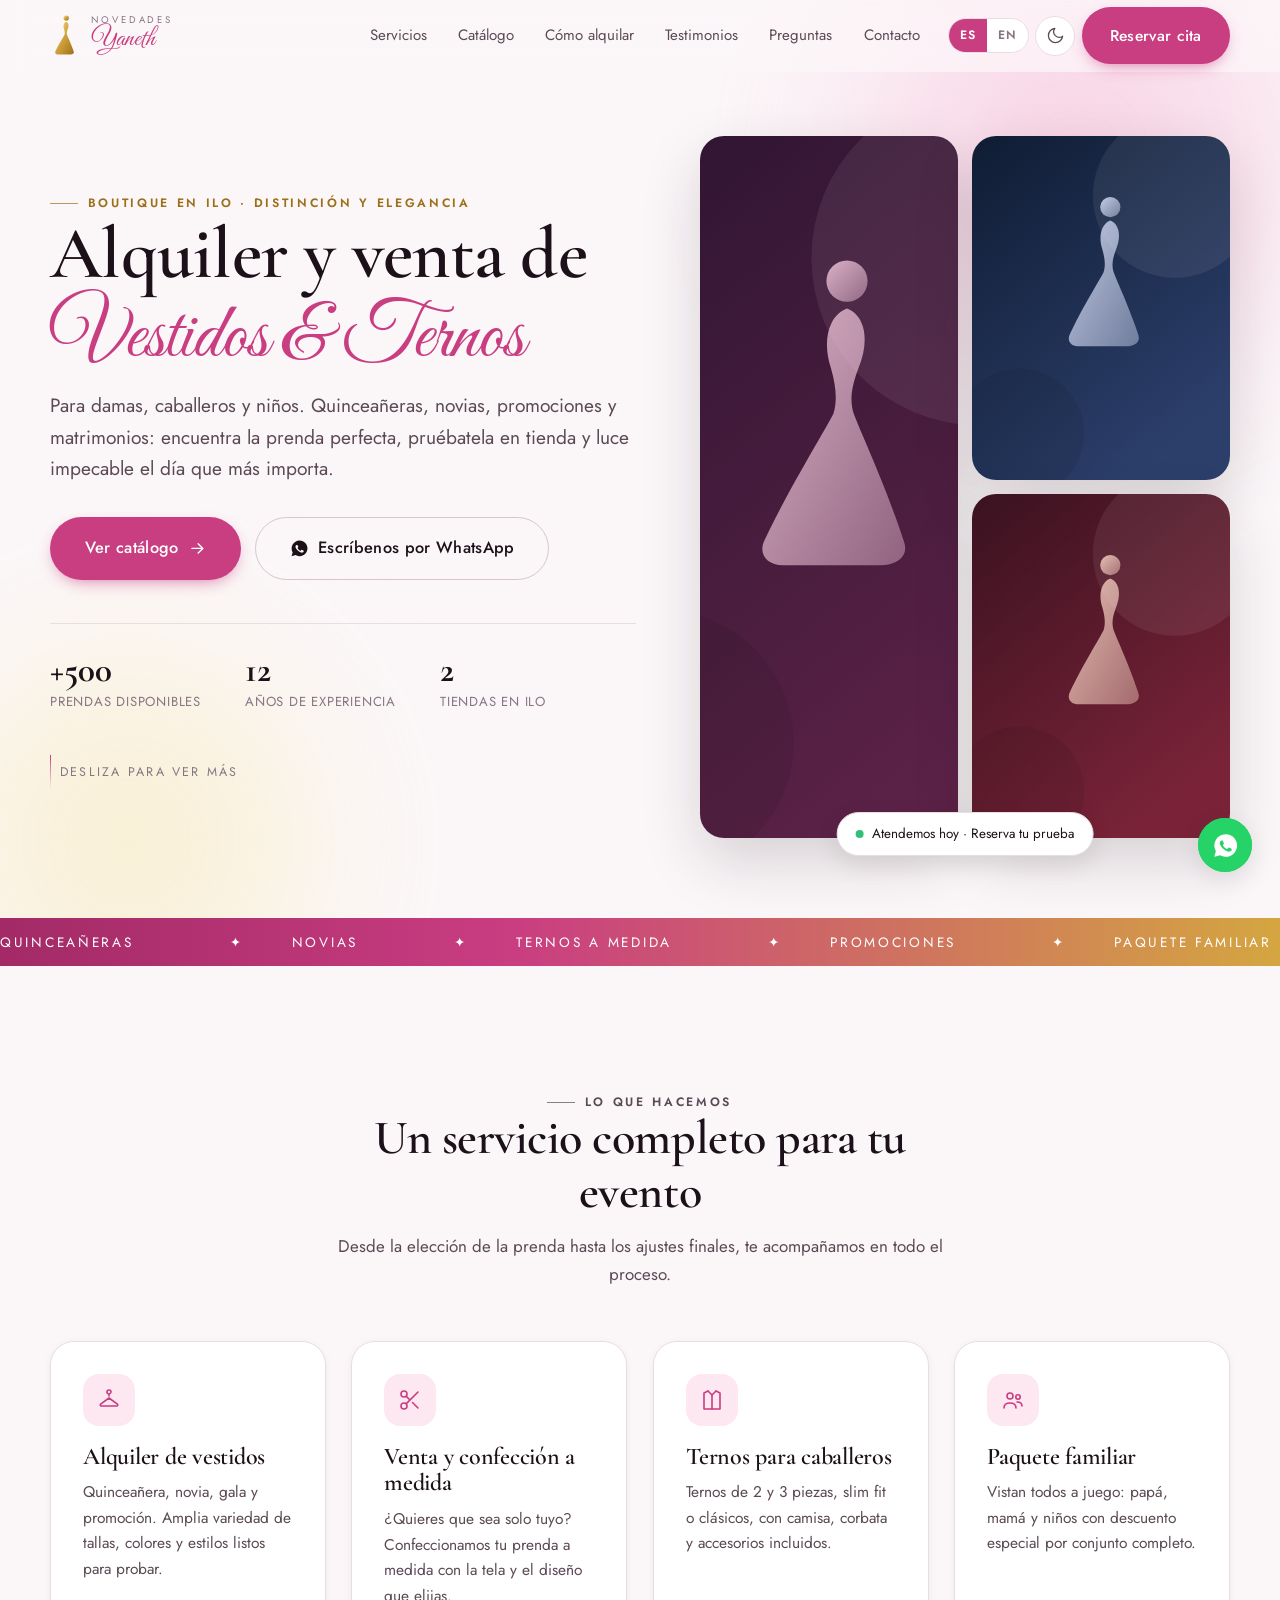
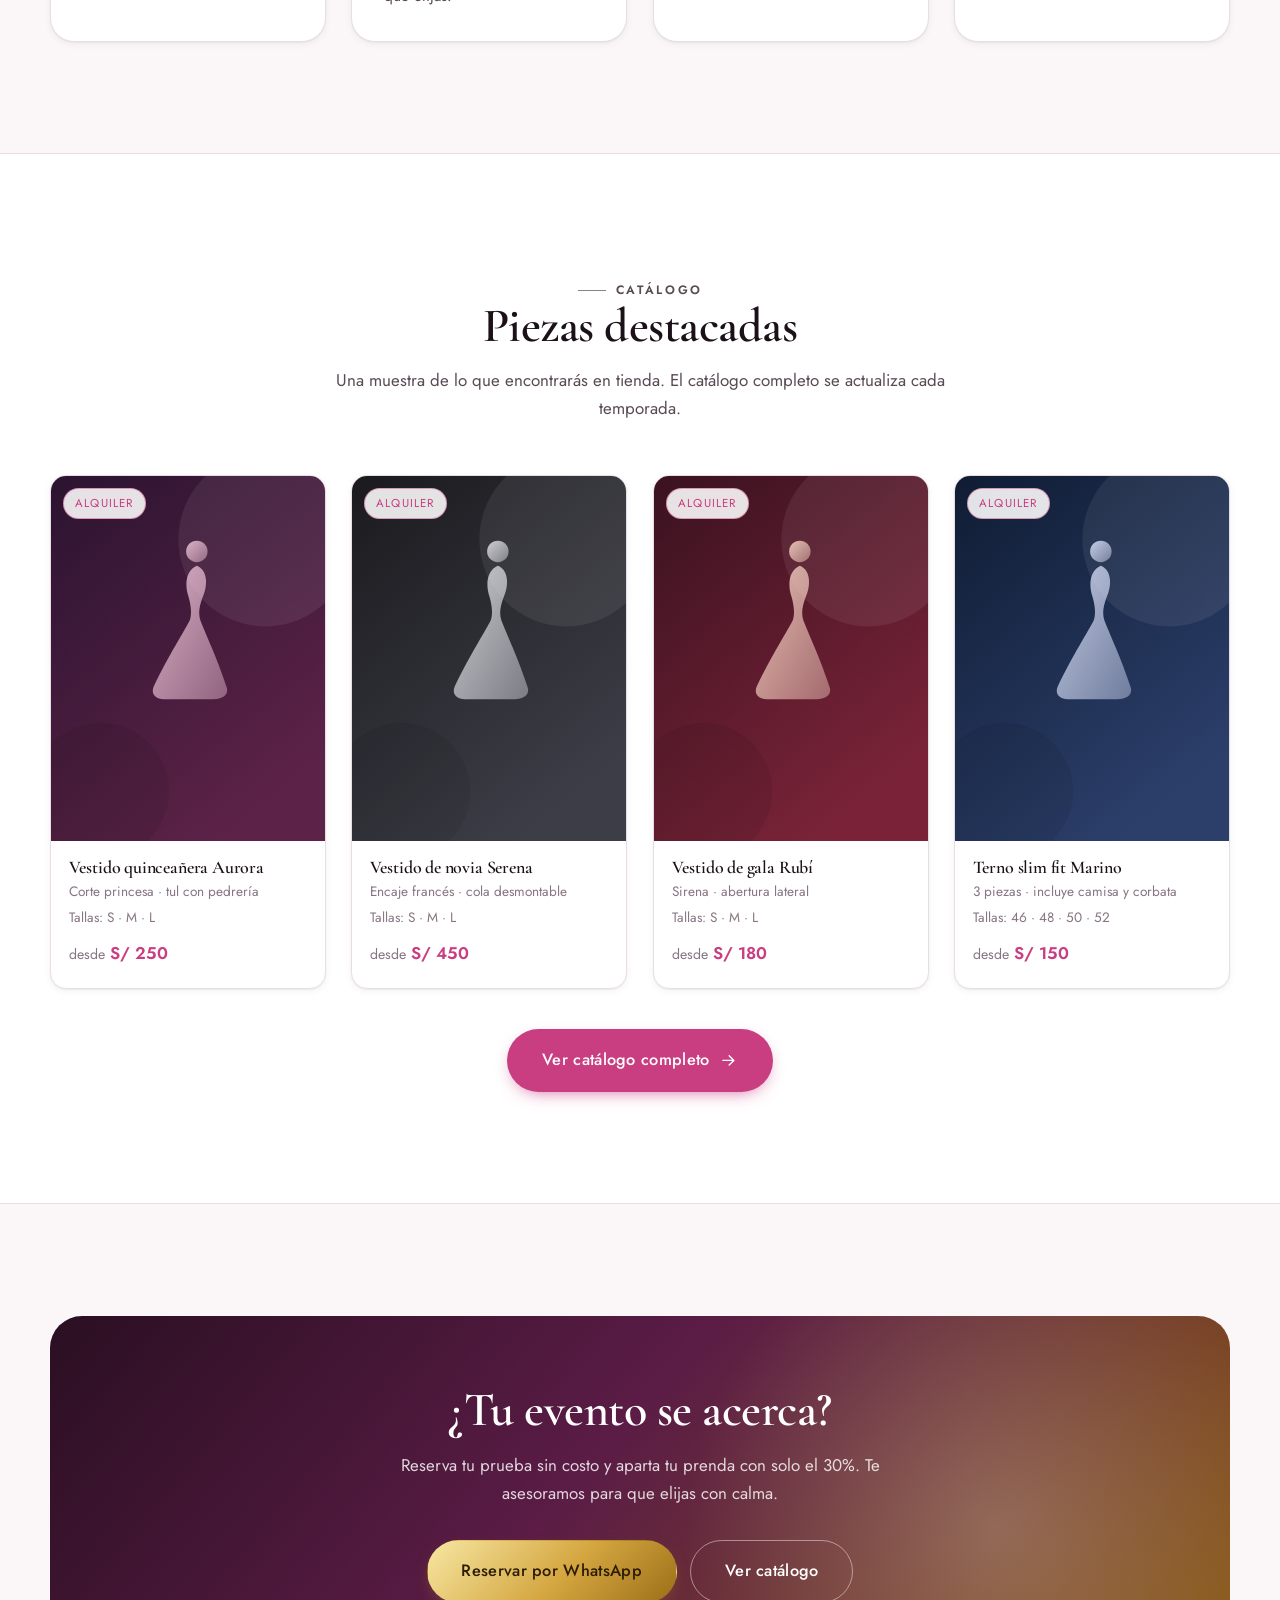
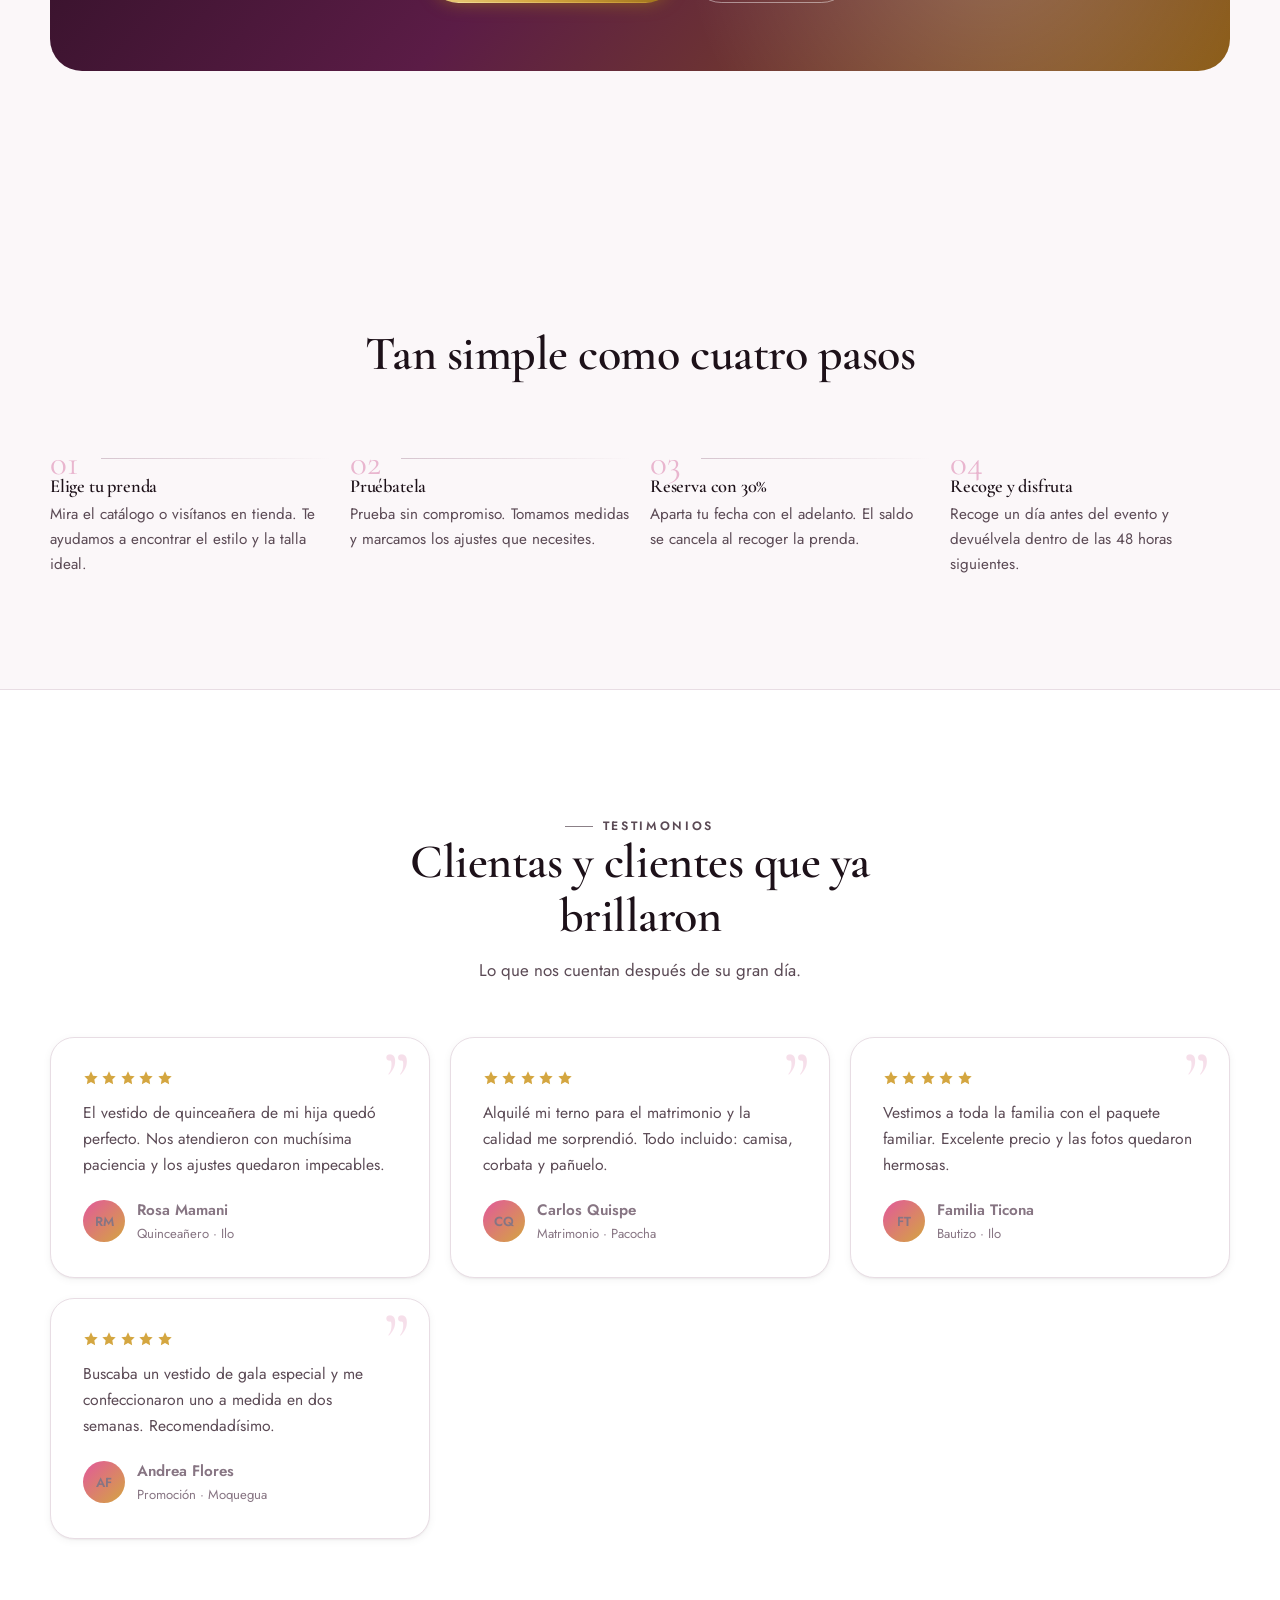
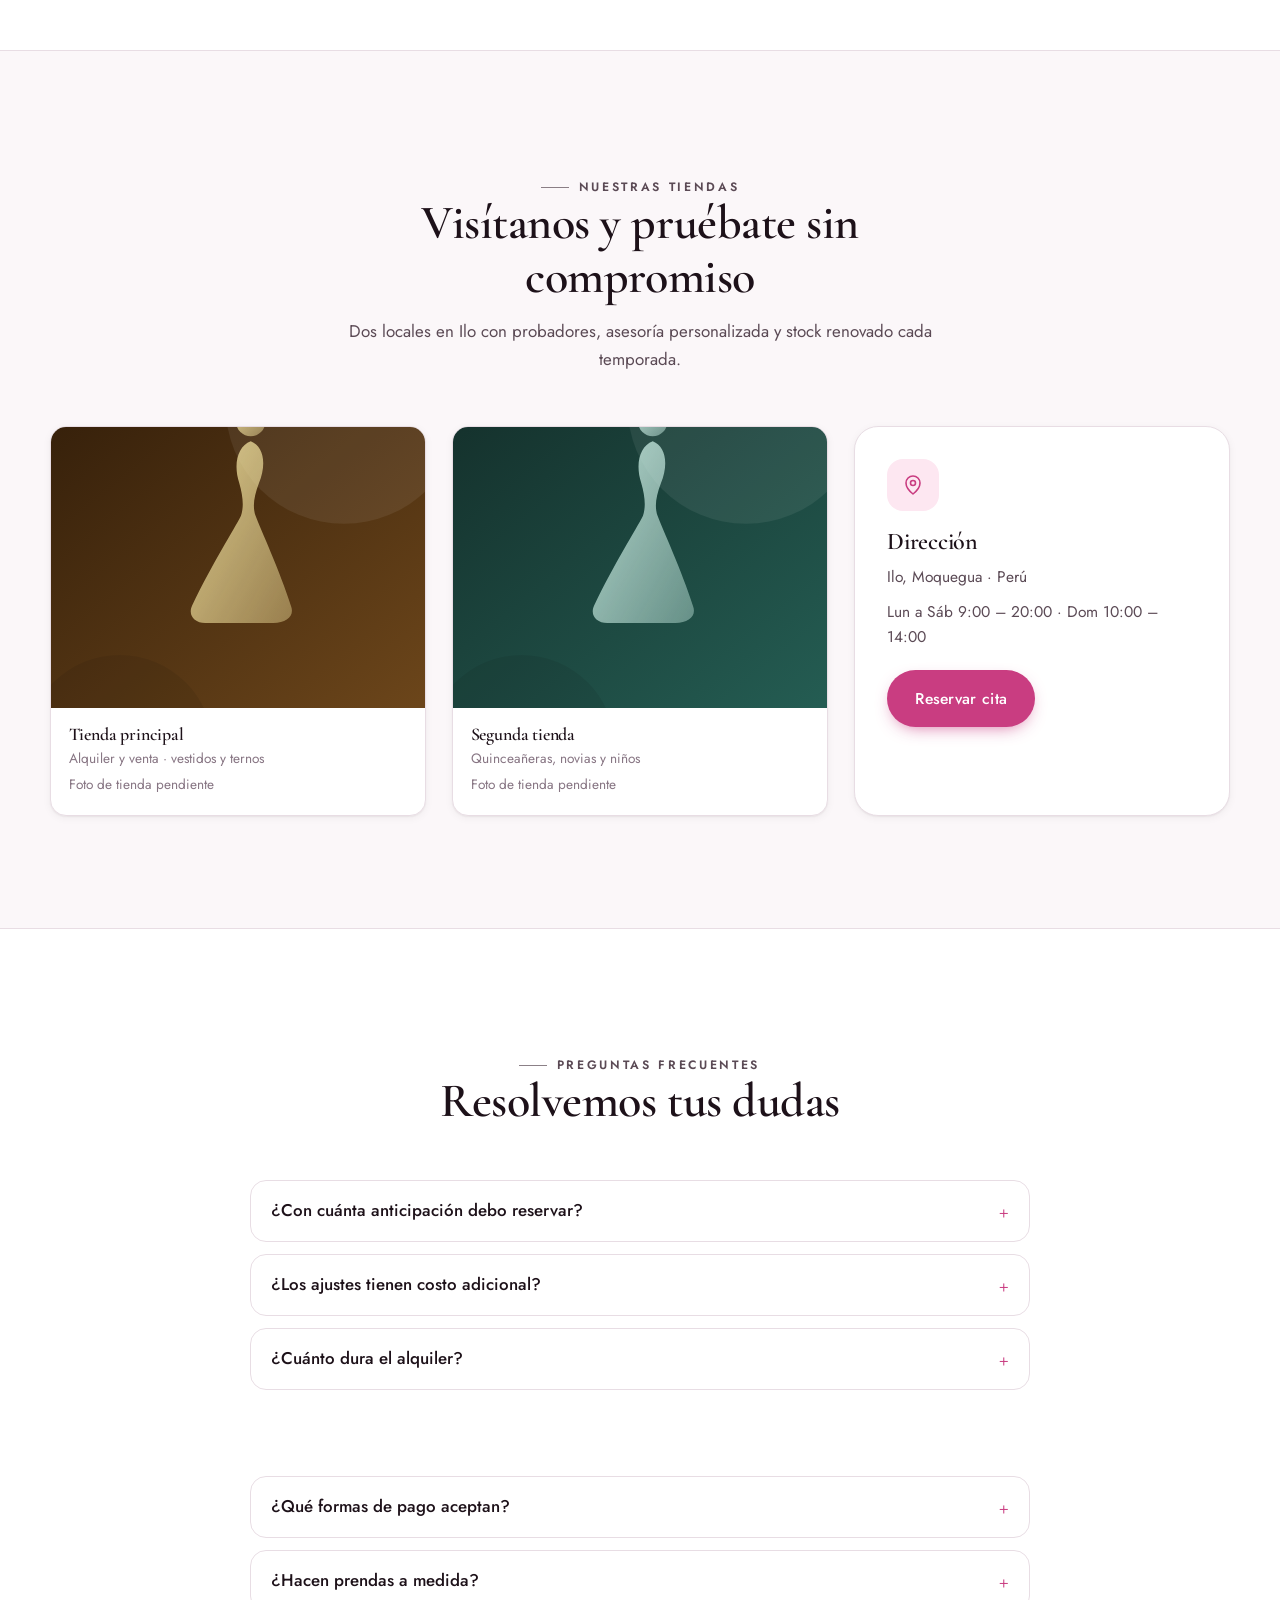
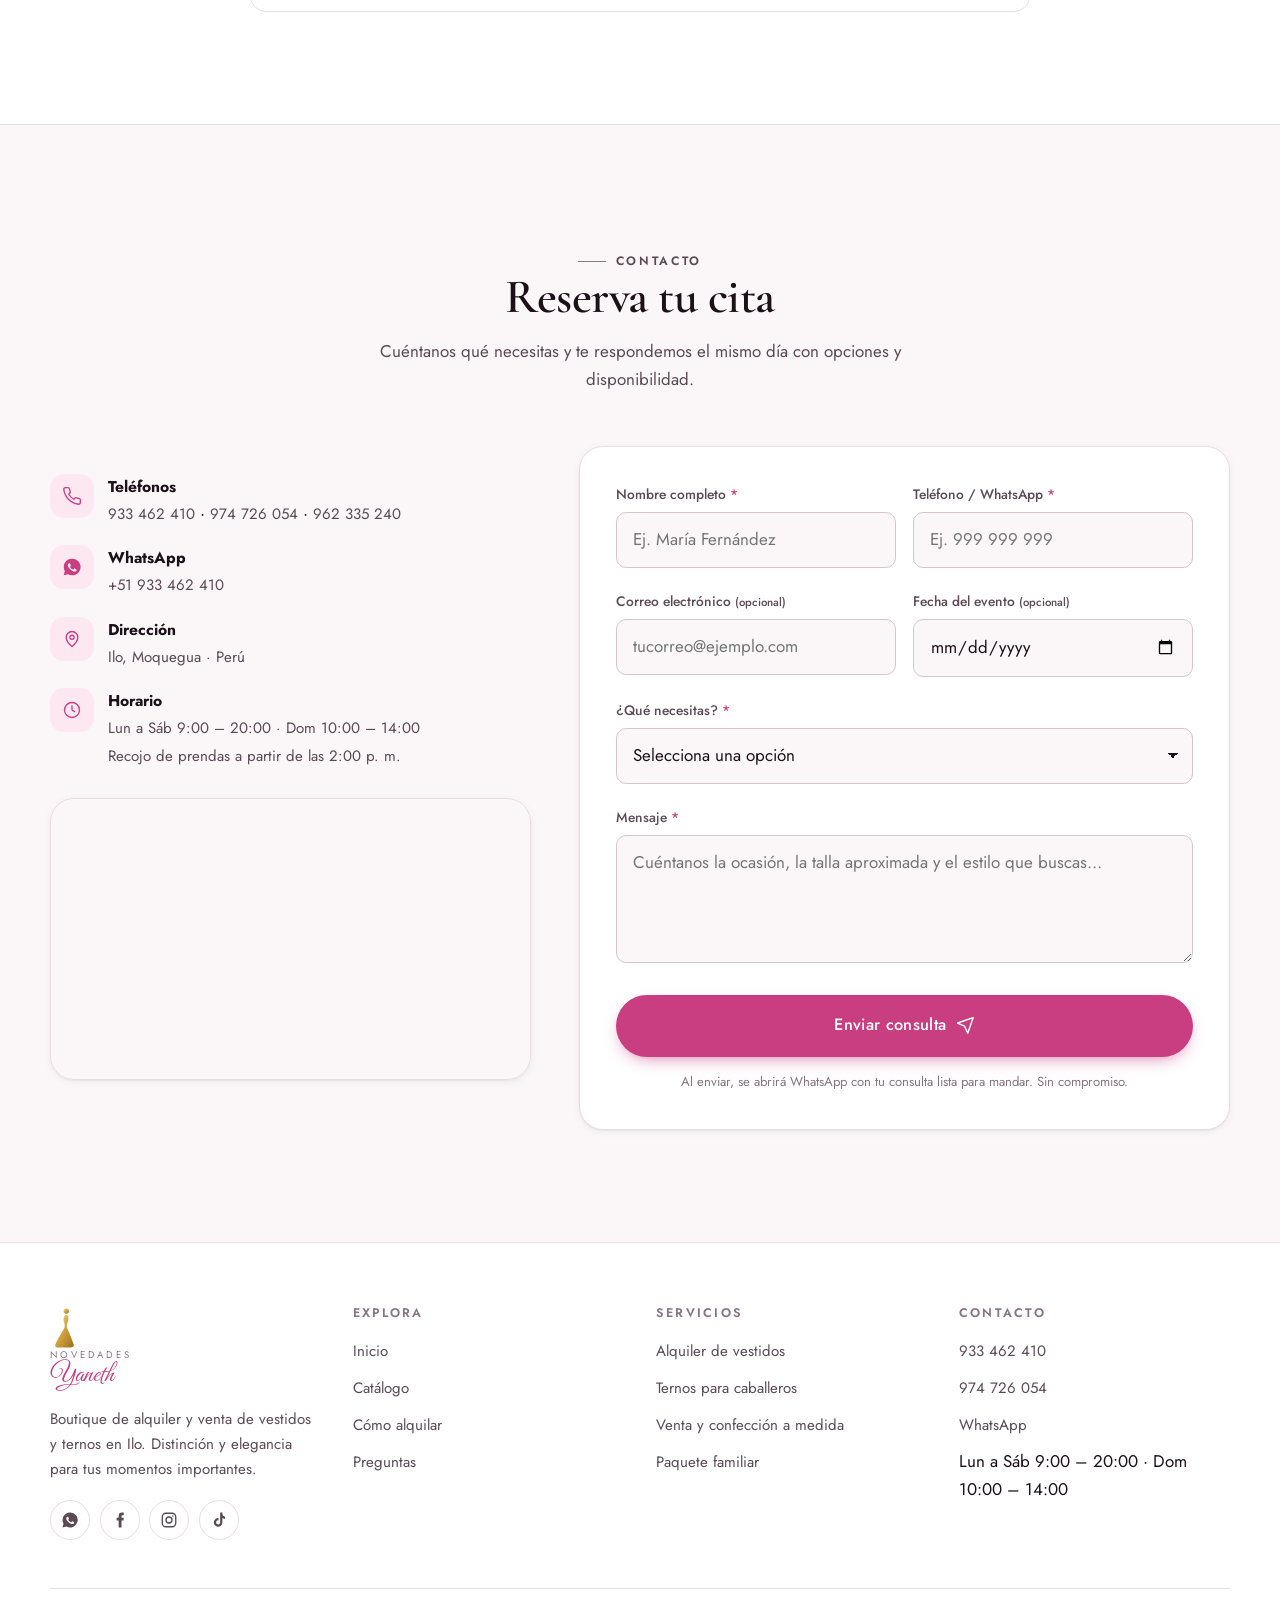
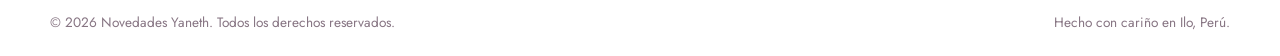
<file: index.html>
<!DOCTYPE html>
<html lang="es" data-theme="light">
<head>
<meta charset="utf-8">
<meta name="viewport" content="width=device-width, initial-scale=1">
<title data-i18n-title="meta.title">Novedades Yaneth · Alquiler y venta de vestidos y ternos en Ilo</title>
<meta name="description" content="Boutique en Ilo: alquiler y venta de vestidos de quinceañera, novia y gala, ternos para caballeros y trajes para niños. Distinción y elegancia.">
<meta name="theme-color" content="#fbf7f9">
<meta name="author" content="Novedades Yaneth">

<meta property="og:type" content="website">
<meta property="og:title" content="Novedades Yaneth · Distinción y elegancia">
<meta property="og:description" content="Alquiler y venta de vestidos y ternos para damas, caballeros y niños en Ilo.">
<meta property="og:image" content="assets/img/logo-mark.svg">
<meta name="twitter:card" content="summary_large_image">

<link rel="icon" href="assets/img/favicon.svg" type="image/svg+xml">
<link rel="apple-touch-icon" href="assets/img/favicon.svg">
<link rel="canonical" href="./index.html">

<link rel="preconnect" href="https://fonts.googleapis.com">
<link rel="preconnect" href="https://fonts.gstatic.com" crossorigin>
<link rel="preload" as="style" href="https://fonts.googleapis.com/css2?family=Cormorant+Garamond:wght@500;600;700&family=Great+Vibes&family=Jost:wght@300;400;500;600&display=swap">
<link rel="stylesheet" href="https://fonts.googleapis.com/css2?family=Cormorant+Garamond:wght@500;600;700&family=Great+Vibes&family=Jost:wght@300;400;500;600&display=swap" media="print" onload="this.media='all'">
<noscript><link rel="stylesheet" href="https://fonts.googleapis.com/css2?family=Cormorant+Garamond:wght@500;600;700&family=Great+Vibes&family=Jost:wght@300;400;500;600&display=swap"></noscript>

<link rel="stylesheet" href="assets/css/styles.css">

<script>
  /* Tema antes de pintar: evita el parpadeo al cargar */
  (function () {
    try {
      var s = localStorage.getItem("ny-theme");
      var d = s || (window.matchMedia("(prefers-color-scheme: dark)").matches ? "dark" : "light");
      document.documentElement.setAttribute("data-theme", d);
      document.querySelector('meta[name="theme-color"]').setAttribute("content", d === "dark" ? "#100a0f" : "#fbf7f9");
    } catch (e) {}
  })();
</script>

<script type="application/ld+json">
{
  "@context": "https://schema.org",
  "@type": "ClothingStore",
  "name": "Novedades Yaneth",
  "description": "Alquiler y venta de vestidos y ternos para damas, caballeros y niños.",
  "address": { "@type": "PostalAddress", "addressLocality": "Ilo", "addressRegion": "Moquegua", "addressCountry": "PE" },
  "telephone": "+51933462410",
  "openingHours": ["Mo-Sa 09:00-20:00", "Su 10:00-14:00"],
  "priceRange": "S/ 85 - S/ 620"
}
</script>
</head>

<body class="is-loading">

<!-- ============ PANTALLA DE CARGA ============ -->
<div class="loader" id="loader" role="status" aria-live="polite">
  <div class="loader__inner">
    <img src="assets/img/logo-mark.svg" alt="" width="52" height="76">
    <span class="loader__name">Novedades Yaneth</span>
    <span class="loader__bar"><i></i></span>
    <span class="sr-only">Cargando…</span>
  </div>
</div>

<div class="progress" id="progress" aria-hidden="true"></div>
<a class="skip-link" href="#main">Saltar al contenido</a>

<!-- ============ NAVEGACIÓN ============ -->
<header class="nav" id="nav">
  <div class="container nav__inner">
    <a class="brand" href="index.html" aria-label="Novedades Yaneth · Inicio">
      <img src="assets/img/logo-mark.svg" alt="" width="30" height="44">
      <span class="brand__txt">
        <span class="brand__top">Novedades</span>
        <span class="brand__name">Yaneth</span>
      </span>
    </a>

    <nav class="nav__links" aria-label="Principal">
      <a class="nav__link" href="#servicios" data-i18n="nav.services">Servicios</a>
      <a class="nav__link" href="#catalogo" data-i18n="nav.catalog">Catálogo</a>
      <a class="nav__link" href="#proceso" data-i18n="nav.process">Cómo alquilar</a>
      <a class="nav__link" href="#testimonios" data-i18n="nav.testimonials">Testimonios</a>
      <a class="nav__link" href="#preguntas" data-i18n="nav.faq">Preguntas</a>
      <a class="nav__link" href="#contacto" data-i18n="nav.contact">Contacto</a>
    </nav>

    <div class="nav__tools">
      <div class="lang" role="group" aria-label="Idioma / Language">
        <button type="button" data-lang-btn="es" aria-pressed="true">ES</button>
        <button type="button" data-lang-btn="en" aria-pressed="false">EN</button>
      </div>

      <button class="icon-btn" type="button" data-theme-toggle aria-label="Cambiar tema" data-i18n-attr="aria-label:nav.theme">
        <svg class="ic-moon" viewBox="0 0 24 24" fill="none" stroke="currentColor" stroke-width="1.6" stroke-linecap="round" stroke-linejoin="round" aria-hidden="true"><path d="M21 12.8A9 9 0 1 1 11.2 3a7 7 0 0 0 9.8 9.8z"/></svg>
        <svg class="ic-sun" viewBox="0 0 24 24" fill="none" stroke="currentColor" stroke-width="1.6" stroke-linecap="round" aria-hidden="true"><circle cx="12" cy="12" r="4"/><path d="M12 2v2M12 20v2M4.9 4.9l1.4 1.4M17.7 17.7l1.4 1.4M2 12h2M20 12h2M4.9 19.1l1.4-1.4M17.7 6.3l1.4-1.4"/></svg>
      </button>

      <a class="btn nav__cta" href="#contacto" data-i18n="nav.cta">Reservar cita</a>

      <button class="icon-btn nav__burger" id="burger" type="button" aria-expanded="false" aria-controls="mobileMenu" aria-label="Abrir menú" data-i18n-attr="aria-label:nav.menu">
        <span class="burger-lines"><span></span><span></span><span></span></span>
      </button>
    </div>
  </div>
</header>

<!-- ============ MENÚ MÓVIL ============ -->
<nav class="mobile-menu" id="mobileMenu" aria-label="Menú móvil">
  <a class="m-link" href="#servicios" data-i18n="nav.services">Servicios</a>
  <a class="m-link" href="#catalogo" data-i18n="nav.catalog">Catálogo</a>
  <a class="m-link" href="#proceso" data-i18n="nav.process">Cómo alquilar</a>
  <a class="m-link" href="#testimonios" data-i18n="nav.testimonials">Testimonios</a>
  <a class="m-link" href="#preguntas" data-i18n="nav.faq">Preguntas</a>
  <a class="m-link" href="#contacto" data-i18n="nav.contact">Contacto</a>
  <a class="btn btn--lg mobile-menu__cta" href="#contacto" data-i18n="nav.cta">Reservar cita</a>
  <div class="lang" role="group" aria-label="Idioma / Language">
    <button type="button" data-lang-btn="es" aria-pressed="true">ES</button>
    <button type="button" data-lang-btn="en" aria-pressed="false">EN</button>
  </div>
</nav>

<main id="main">

  <!-- ============ HERO ============ -->
  <section class="hero">
    <div class="hero__bg" aria-hidden="true"></div>
    <div class="container hero__grid">
      <div>
        <p class="eyebrow" data-reveal data-i18n="hero.eyebrow">Boutique en Ilo · Distinción y elegancia</p>
        <h1 data-reveal style="--d:90ms">
          <span data-i18n="hero.t1">Alquiler y venta de</span>
          <span class="script" data-i18n="hero.t2">Vestidos &amp; Ternos</span>
        </h1>
        <p class="lead" data-reveal style="--d:180ms" data-i18n="hero.lead">
          Para damas, caballeros y niños. Quinceañeras, novias, promociones y matrimonios.
        </p>

        <div class="hero__actions" data-reveal style="--d:260ms">
          <a class="btn btn--lg" href="catalogo.html">
            <span data-i18n="hero.cta1">Ver catálogo</span>
            <svg class="ic" viewBox="0 0 24 24" fill="none" stroke="currentColor" stroke-width="1.8" stroke-linecap="round" stroke-linejoin="round" aria-hidden="true"><path d="M5 12h14M13 6l6 6-6 6"/></svg>
          </a>
          <a class="btn btn--ghost btn--lg" href="https://wa.me/51933462410?text=%C2%A1Hola%20Novedades%20Yaneth!%20Quisiera%20informaci%C3%B3n%20sobre%20alquiler%20de%20prendas." target="_blank" rel="noopener">
            <svg class="ic" viewBox="0 0 24 24" fill="currentColor" aria-hidden="true"><path d="M12 2a10 10 0 0 0-8.6 15L2 22l5.2-1.4A10 10 0 1 0 12 2zm5.6 14.1c-.2.7-1.3 1.3-1.8 1.3-.5.1-1 .1-1.7-.1-.4-.1-.9-.3-1.5-.6-2.7-1.2-4.4-3.9-4.6-4.1-.1-.2-1-1.4-1-2.6 0-1.2.6-1.8.9-2.1.2-.2.5-.3.7-.3h.5c.2 0 .4 0 .6.5l.8 1.9c.1.2.1.3 0 .5l-.3.5-.3.3c-.1.1-.3.3-.1.6.1.3.6 1.1 1.4 1.8 1 .9 1.8 1.2 2 1.3.3.1.4.1.6-.1l.8-1c.2-.2.4-.2.6-.1l1.8.9c.2.1.4.2.4.3.1.2.1.6 0 1z"/></svg>
            <span data-i18n="hero.cta2">Escríbenos por WhatsApp</span>
          </a>
        </div>

        <div class="hero__stats" data-reveal style="--d:340ms">
          <div><b data-count="+500">+500</b><span data-i18n="hero.s1l">Prendas disponibles</span></div>
          <div><b data-count="12">12</b><span data-i18n="hero.s2l">Años de experiencia</span></div>
          <div><b data-count="2">2</b><span data-i18n="hero.s3l">Tiendas en Ilo</span></div>
        </div>

        <p class="scroll-hint" data-reveal style="--d:420ms"><i aria-hidden="true"></i><span data-i18n="hero.scroll">Desliza para ver más</span></p>
      </div>

      <div class="hero__art" data-reveal="right" style="--d:200ms">
        <figure><img src="assets/img/catalogo/g1.svg" alt="Vestido de quinceañera" width="600" height="1000" fetchpriority="high" decoding="async"></figure>
        <figure><img src="assets/img/catalogo/g8.svg" alt="Terno para caballero" width="600" height="800" loading="lazy" decoding="async"></figure>
        <figure><img src="assets/img/catalogo/g3.svg" alt="Vestido de gala" width="600" height="800" loading="lazy" decoding="async"></figure>
        <span class="hero__badge"><i class="dot" aria-hidden="true"></i><span data-i18n="hero.badge">Atendemos hoy · Reserva tu prueba</span></span>
      </div>
    </div>
  </section>

  <!-- ============ CINTA ============ -->
  <div class="ribbon" aria-hidden="true">
    <div class="ribbon__track">
      <span><span data-i18n="ribbon.1">Quinceañeras</span> ✦ <span data-i18n="ribbon.2">Novias</span> ✦ <span data-i18n="ribbon.3">Ternos a medida</span> ✦ <span data-i18n="ribbon.4">Promociones</span> ✦ <span data-i18n="ribbon.5">Paquete familiar</span> ✦ <span data-i18n="ribbon.6">Niños y niñas</span> ✦</span>
      <span><span data-i18n="ribbon.1">Quinceañeras</span> ✦ <span data-i18n="ribbon.2">Novias</span> ✦ <span data-i18n="ribbon.3">Ternos a medida</span> ✦ <span data-i18n="ribbon.4">Promociones</span> ✦ <span data-i18n="ribbon.5">Paquete familiar</span> ✦ <span data-i18n="ribbon.6">Niños y niñas</span> ✦</span>
    </div>
  </div>

  <!-- ============ SERVICIOS ============ -->
  <section class="section" id="servicios">
    <div class="container">
      <div class="section-head">
        <p class="eyebrow" data-reveal data-i18n="svc.eyebrow">Lo que hacemos</p>
        <h2 data-reveal style="--d:80ms" data-i18n="svc.title">Un servicio completo para tu evento</h2>
        <p data-reveal style="--d:150ms" data-i18n="svc.sub">Desde la elección de la prenda hasta los ajustes finales.</p>
      </div>

      <div class="grid grid--3" data-stagger="110">
        <article class="card" data-reveal>
          <div class="card__ic"><svg viewBox="0 0 24 24" fill="none" stroke="currentColor" stroke-width="1.6" stroke-linecap="round" stroke-linejoin="round" aria-hidden="true"><path d="M12 6a2 2 0 1 1 2-2c0 1.2-1 1.6-2 2v2"/><path d="M12 10 3.6 16.2A1 1 0 0 0 4.2 18h15.6a1 1 0 0 0 .6-1.8L12 10z"/></svg></div>
          <h3 data-i18n="svc.1t">Alquiler de vestidos</h3>
          <p data-i18n="svc.1d">Quinceañera, novia, gala y promoción.</p>
        </article>

        <article class="card" data-reveal>
          <div class="card__ic"><svg viewBox="0 0 24 24" fill="none" stroke="currentColor" stroke-width="1.6" stroke-linecap="round" stroke-linejoin="round" aria-hidden="true"><circle cx="6" cy="6" r="3"/><circle cx="6" cy="18" r="3"/><path d="M20 4 8.1 15.9M14.5 14.5 20 20M8.1 8.1 12 12"/></svg></div>
          <h3 data-i18n="svc.2t">Venta y confección a medida</h3>
          <p data-i18n="svc.2d">Confeccionamos tu prenda a medida.</p>
        </article>

        <article class="card" data-reveal>
          <div class="card__ic"><svg viewBox="0 0 24 24" fill="none" stroke="currentColor" stroke-width="1.6" stroke-linecap="round" stroke-linejoin="round" aria-hidden="true"><path d="M8 3 12 7l4-4"/><path d="M8 3 4 5v16h16V5l-4-2"/><path d="M12 7v14"/></svg></div>
          <h3 data-i18n="svc.3t">Ternos para caballeros</h3>
          <p data-i18n="svc.3d">Ternos de 2 y 3 piezas, slim fit o clásicos.</p>
        </article>

        <article class="card" data-reveal>
          <div class="card__ic"><svg viewBox="0 0 24 24" fill="none" stroke="currentColor" stroke-width="1.6" stroke-linecap="round" stroke-linejoin="round" aria-hidden="true"><circle cx="9" cy="8" r="3"/><circle cx="17" cy="9" r="2.2"/><path d="M3 20c0-3.3 2.7-5 6-5s6 1.7 6 5"/><path d="M16 14c2.8 0 5 1.4 5 4"/></svg></div>
          <h3 data-i18n="svc.4t">Paquete familiar</h3>
          <p data-i18n="svc.4d">Papá, mamá y niños con descuento especial.</p>
        </article>
      </div>
    </div>
  </section>

  <!-- ============ CATÁLOGO DESTACADO ============ -->
  <section class="section section--tint" id="catalogo">
    <div class="container">
      <div class="section-head">
        <p class="eyebrow" data-reveal data-i18n="cat.eyebrow">Catálogo</p>
        <h2 data-reveal style="--d:80ms" data-i18n="cat.title">Piezas destacadas</h2>
        <p data-reveal style="--d:150ms" data-i18n="cat.sub">Una muestra de lo que encontrarás en tienda.</p>
      </div>

      <div class="grid grid--4 js-catalog" data-featured data-stagger="90"></div>

      <div class="center" style="margin-top:2.5rem" data-reveal>
        <a class="btn btn--lg" href="catalogo.html">
          <span data-i18n="cat.all">Ver catálogo completo</span>
          <svg class="ic" viewBox="0 0 24 24" fill="none" stroke="currentColor" stroke-width="1.8" stroke-linecap="round" stroke-linejoin="round" aria-hidden="true"><path d="M5 12h14M13 6l6 6-6 6"/></svg>
        </a>
      </div>
    </div>
  </section>

  <!-- ============ CTA 1 ============ -->
  <section class="section">
    <div class="container">
      <div class="cta-band" data-reveal="zoom">
        <h2 data-i18n="cta1.title">¿Tu evento se acerca?</h2>
        <p data-i18n="cta1.sub">Reserva tu prueba sin costo y aparta tu prenda con solo el 30%.</p>
        <div class="hero__actions">
          <a class="btn btn--gold btn--lg" href="https://wa.me/51933462410?text=%C2%A1Hola!%20Quiero%20reservar%20una%20prueba." target="_blank" rel="noopener" data-i18n="cta1.b1">Reservar por WhatsApp</a>
          <a class="btn btn--ghost btn--lg" href="catalogo.html" data-i18n="cta1.b2">Ver catálogo</a>
        </div>
      </div>
    </div>
  </section>

  <!-- ============ PROCESO ============ -->
  <section class="section" id="proceso">
    <div class="container">
      <div class="section-head">
        <p class="eyebrow" data-reveal data-i18n="prc.eyebrow">Cómo alquilar</p>
        <h2 data-reveal style="--d:80ms" data-i18n="prc.title">Tan simple como cuatro pasos</h2>
      </div>
      <div class="steps" data-stagger="120">
        <div class="step" data-reveal><h3 data-i18n="prc.1t">Elige tu prenda</h3><p data-i18n="prc.1d">Mira el catálogo o visítanos en tienda.</p></div>
        <div class="step" data-reveal><h3 data-i18n="prc.2t">Pruébatela</h3><p data-i18n="prc.2d">Prueba sin compromiso, tomamos medidas.</p></div>
        <div class="step" data-reveal><h3 data-i18n="prc.3t">Reserva con 30%</h3><p data-i18n="prc.3d">Aparta tu fecha con el adelanto.</p></div>
        <div class="step" data-reveal><h3 data-i18n="prc.4t">Recoge y disfruta</h3><p data-i18n="prc.4d">Recoge un día antes del evento.</p></div>
      </div>
    </div>
  </section>

  <!-- ============ TESTIMONIOS ============ -->
  <section class="section section--tint" id="testimonios">
    <div class="container">
      <div class="section-head">
        <p class="eyebrow" data-reveal data-i18n="tst.eyebrow">Testimonios</p>
        <h2 data-reveal style="--d:80ms" data-i18n="tst.title">Clientas y clientes que ya brillaron</h2>
        <p data-reveal style="--d:150ms" data-i18n="tst.sub">Lo que nos cuentan después de su gran día.</p>
      </div>

      <div class="quotes" data-stagger="110">
        <figure class="quote" data-reveal>
          <div class="stars" aria-label="5 de 5"><svg viewBox="0 0 24 24" fill="currentColor" aria-hidden="true"><path d="m12 2 3 6.5 7 .9-5 4.9 1.2 7L12 18l-6.2 3.3L7 14.3 2 9.4l7-.9z"/></svg><svg viewBox="0 0 24 24" fill="currentColor" aria-hidden="true"><path d="m12 2 3 6.5 7 .9-5 4.9 1.2 7L12 18l-6.2 3.3L7 14.3 2 9.4l7-.9z"/></svg><svg viewBox="0 0 24 24" fill="currentColor" aria-hidden="true"><path d="m12 2 3 6.5 7 .9-5 4.9 1.2 7L12 18l-6.2 3.3L7 14.3 2 9.4l7-.9z"/></svg><svg viewBox="0 0 24 24" fill="currentColor" aria-hidden="true"><path d="m12 2 3 6.5 7 .9-5 4.9 1.2 7L12 18l-6.2 3.3L7 14.3 2 9.4l7-.9z"/></svg><svg viewBox="0 0 24 24" fill="currentColor" aria-hidden="true"><path d="m12 2 3 6.5 7 .9-5 4.9 1.2 7L12 18l-6.2 3.3L7 14.3 2 9.4l7-.9z"/></svg></div>
          <blockquote><p data-i18n="tst.1">El vestido de quinceañera de mi hija quedó perfecto.</p></blockquote>
          <figcaption class="quote__who"><span class="avatar" aria-hidden="true">RM</span><span><b data-i18n="tst.1n">Rosa Mamani</b><span data-i18n="tst.1r">Quinceañero · Ilo</span></span></figcaption>
        </figure>

        <figure class="quote" data-reveal>
          <div class="stars" aria-label="5 de 5"><svg viewBox="0 0 24 24" fill="currentColor" aria-hidden="true"><path d="m12 2 3 6.5 7 .9-5 4.9 1.2 7L12 18l-6.2 3.3L7 14.3 2 9.4l7-.9z"/></svg><svg viewBox="0 0 24 24" fill="currentColor" aria-hidden="true"><path d="m12 2 3 6.5 7 .9-5 4.9 1.2 7L12 18l-6.2 3.3L7 14.3 2 9.4l7-.9z"/></svg><svg viewBox="0 0 24 24" fill="currentColor" aria-hidden="true"><path d="m12 2 3 6.5 7 .9-5 4.9 1.2 7L12 18l-6.2 3.3L7 14.3 2 9.4l7-.9z"/></svg><svg viewBox="0 0 24 24" fill="currentColor" aria-hidden="true"><path d="m12 2 3 6.5 7 .9-5 4.9 1.2 7L12 18l-6.2 3.3L7 14.3 2 9.4l7-.9z"/></svg><svg viewBox="0 0 24 24" fill="currentColor" aria-hidden="true"><path d="m12 2 3 6.5 7 .9-5 4.9 1.2 7L12 18l-6.2 3.3L7 14.3 2 9.4l7-.9z"/></svg></div>
          <blockquote><p data-i18n="tst.2">Alquilé mi terno para el matrimonio y la calidad me sorprendió.</p></blockquote>
          <figcaption class="quote__who"><span class="avatar" aria-hidden="true">CQ</span><span><b data-i18n="tst.2n">Carlos Quispe</b><span data-i18n="tst.2r">Matrimonio · Pacocha</span></span></figcaption>
        </figure>

        <figure class="quote" data-reveal>
          <div class="stars" aria-label="5 de 5"><svg viewBox="0 0 24 24" fill="currentColor" aria-hidden="true"><path d="m12 2 3 6.5 7 .9-5 4.9 1.2 7L12 18l-6.2 3.3L7 14.3 2 9.4l7-.9z"/></svg><svg viewBox="0 0 24 24" fill="currentColor" aria-hidden="true"><path d="m12 2 3 6.5 7 .9-5 4.9 1.2 7L12 18l-6.2 3.3L7 14.3 2 9.4l7-.9z"/></svg><svg viewBox="0 0 24 24" fill="currentColor" aria-hidden="true"><path d="m12 2 3 6.5 7 .9-5 4.9 1.2 7L12 18l-6.2 3.3L7 14.3 2 9.4l7-.9z"/></svg><svg viewBox="0 0 24 24" fill="currentColor" aria-hidden="true"><path d="m12 2 3 6.5 7 .9-5 4.9 1.2 7L12 18l-6.2 3.3L7 14.3 2 9.4l7-.9z"/></svg><svg viewBox="0 0 24 24" fill="currentColor" aria-hidden="true"><path d="m12 2 3 6.5 7 .9-5 4.9 1.2 7L12 18l-6.2 3.3L7 14.3 2 9.4l7-.9z"/></svg></div>
          <blockquote><p data-i18n="tst.3">Vestimos a toda la familia con el paquete familiar.</p></blockquote>
          <figcaption class="quote__who"><span class="avatar" aria-hidden="true">FT</span><span><b data-i18n="tst.3n">Familia Ticona</b><span data-i18n="tst.3r">Bautizo · Ilo</span></span></figcaption>
        </figure>

        <figure class="quote" data-reveal>
          <div class="stars" aria-label="5 de 5"><svg viewBox="0 0 24 24" fill="currentColor" aria-hidden="true"><path d="m12 2 3 6.5 7 .9-5 4.9 1.2 7L12 18l-6.2 3.3L7 14.3 2 9.4l7-.9z"/></svg><svg viewBox="0 0 24 24" fill="currentColor" aria-hidden="true"><path d="m12 2 3 6.5 7 .9-5 4.9 1.2 7L12 18l-6.2 3.3L7 14.3 2 9.4l7-.9z"/></svg><svg viewBox="0 0 24 24" fill="currentColor" aria-hidden="true"><path d="m12 2 3 6.5 7 .9-5 4.9 1.2 7L12 18l-6.2 3.3L7 14.3 2 9.4l7-.9z"/></svg><svg viewBox="0 0 24 24" fill="currentColor" aria-hidden="true"><path d="m12 2 3 6.5 7 .9-5 4.9 1.2 7L12 18l-6.2 3.3L7 14.3 2 9.4l7-.9z"/></svg><svg viewBox="0 0 24 24" fill="currentColor" aria-hidden="true"><path d="m12 2 3 6.5 7 .9-5 4.9 1.2 7L12 18l-6.2 3.3L7 14.3 2 9.4l7-.9z"/></svg></div>
          <blockquote><p data-i18n="tst.4">Me confeccionaron un vestido a medida en dos semanas.</p></blockquote>
          <figcaption class="quote__who"><span class="avatar" aria-hidden="true">AF</span><span><b data-i18n="tst.4n">Andrea Flores</b><span data-i18n="tst.4r">Promoción · Moquegua</span></span></figcaption>
        </figure>
      </div>
    </div>
  </section>

  <!-- ============ TIENDAS ============ -->
  <section class="section" id="tiendas">
    <div class="container">
      <div class="section-head">
        <p class="eyebrow" data-reveal data-i18n="str.eyebrow">Nuestras tiendas</p>
        <h2 data-reveal style="--d:80ms" data-i18n="str.title">Visítanos y pruébate sin compromiso</h2>
        <p data-reveal style="--d:150ms" data-i18n="str.sub">Dos locales en Ilo con probadores y asesoría personalizada.</p>
      </div>

      <div class="grid grid--3" data-stagger="120" style="grid-template-columns:repeat(auto-fit,minmax(min(100%,300px),1fr))">
        <figure class="piece" data-reveal="left">
          <div class="piece__media" style="aspect-ratio:4/3">
            <img src="assets/img/catalogo/g5.svg" alt="Fachada de la tienda principal" loading="lazy" decoding="async" width="600" height="450">
          </div>
          <figcaption class="piece__body">
            <h3 data-i18n="str.1t">Tienda principal</h3>
            <p class="piece__meta" data-i18n="str.1d">Alquiler y venta · vestidos y ternos</p>
            <p class="piece__meta" data-i18n="str.photo">Foto de tienda pendiente</p>
          </figcaption>
        </figure>

        <figure class="piece" data-reveal>
          <div class="piece__media" style="aspect-ratio:4/3">
            <img src="assets/img/catalogo/g11.svg" alt="Fachada de la segunda tienda" loading="lazy" decoding="async" width="600" height="450">
          </div>
          <figcaption class="piece__body">
            <h3 data-i18n="str.2t">Segunda tienda</h3>
            <p class="piece__meta" data-i18n="str.2d">Quinceañeras, novias y niños</p>
            <p class="piece__meta" data-i18n="str.photo">Foto de tienda pendiente</p>
          </figcaption>
        </figure>

        <div class="card" data-reveal="right">
          <div class="card__ic"><svg viewBox="0 0 24 24" fill="none" stroke="currentColor" stroke-width="1.6" stroke-linecap="round" stroke-linejoin="round" aria-hidden="true"><path d="M12 21s7-5.6 7-11a7 7 0 1 0-14 0c0 5.4 7 11 7 11z"/><circle cx="12" cy="10" r="2.5"/></svg></div>
          <h3 data-i18n="ctc.addr">Dirección</h3>
          <p data-i18n="ctc.addrv">Ilo, Moquegua · Perú</p>
          <p data-i18n="ctc.hoursv">Lun a Sáb 9:00 – 20:00 · Dom 10:00 – 14:00</p>
          <div class="hero__actions" style="margin-top:1.25rem">
            <a class="btn" href="#contacto" data-i18n="nav.cta">Reservar cita</a>
          </div>
        </div>
      </div>
    </div>
  </section>

  <!-- ============ PREGUNTAS ============ -->
  <section class="section section--tint" id="preguntas">
    <div class="container">
      <div class="section-head">
        <p class="eyebrow" data-reveal data-i18n="faq.eyebrow">Preguntas frecuentes</p>
        <h2 data-reveal style="--d:80ms" data-i18n="faq.title">Resolvemos tus dudas</h2>
      </div>
      <div class="faq" data-stagger="70">
        <details class="acc" data-reveal><summary data-i18n="faq.q1">¿Con cuánta anticipación debo reservar?</summary><p data-i18n="faq.a1">Recomendamos entre 2 y 4 semanas antes.</p></details>
        <details class="acc" data-reveal><summary data-i18n="faq.q2">¿Los ajustes tienen costo adicional?</summary><p data-i18n="faq.a2">Los ajustes básicos están incluidos.</p></details>
        <details class="acc" data-reveal><summary data-i18n="faq.q3">¿Cuánto dura el alquiler?</summary><p data-i18n="faq.a3">El alquiler estándar es por 48 horas.</p></details>
        <details class="acc" data-reveal><summary data-i18n="faq.q4">¿Debo lavar la prenda antes de devolverla?</summary><p data-i18n="faq.a4">No, la limpieza está incluida.</p></details>
        <details class="acc" data-reveal><summary data-i18n="faq.q5">¿Qué formas de pago aceptan?</summary><p data-i18n="faq.a5">Efectivo, Yape, Plin y transferencia.</p></details>
        <details class="acc" data-reveal><summary data-i18n="faq.q6">¿Hacen prendas a medida?</summary><p data-i18n="faq.a6">Sí, de 2 a 4 semanas según el diseño.</p></details>
      </div>
    </div>
  </section>

  <!-- ============ CONTACTO ============ -->
  <section class="section" id="contacto">
    <div class="container">
      <div class="section-head">
        <p class="eyebrow" data-reveal data-i18n="ctc.eyebrow">Contacto</p>
        <h2 data-reveal style="--d:80ms" data-i18n="ctc.title">Reserva tu cita</h2>
        <p data-reveal style="--d:150ms" data-i18n="ctc.sub">Cuéntanos qué necesitas y te respondemos el mismo día.</p>
      </div>

      <div class="contact">
        <div data-reveal="left">
          <div class="info-list">
            <div class="info-item">
              <div class="card__ic"><svg viewBox="0 0 24 24" fill="none" stroke="currentColor" stroke-width="1.6" stroke-linecap="round" stroke-linejoin="round" aria-hidden="true"><path d="M22 16.9v3a2 2 0 0 1-2.2 2 19.8 19.8 0 0 1-8.6-3.1 19.5 19.5 0 0 1-6-6A19.8 19.8 0 0 1 2.1 4.2 2 2 0 0 1 4.1 2h3a2 2 0 0 1 2 1.7c.1 1 .4 1.9.7 2.8a2 2 0 0 1-.5 2.1L8.1 9.9a16 16 0 0 0 6 6l1.3-1.3a2 2 0 0 1 2.1-.4c.9.3 1.8.6 2.8.7a2 2 0 0 1 1.7 2z"/></svg></div>
              <div>
                <b data-i18n="ctc.phone">Teléfonos</b>
                <a href="tel:+51933462410">933 462 410</a> ·
                <a href="tel:+51974726054">974 726 054</a> ·
                <a href="tel:+51962335240">962 335 240</a>
              </div>
            </div>

            <div class="info-item">
              <div class="card__ic"><svg viewBox="0 0 24 24" fill="currentColor" aria-hidden="true"><path d="M12 2a10 10 0 0 0-8.6 15L2 22l5.2-1.4A10 10 0 1 0 12 2zm5.6 14.1c-.2.7-1.3 1.3-1.8 1.3-.5.1-1 .1-1.7-.1-.4-.1-.9-.3-1.5-.6-2.7-1.2-4.4-3.9-4.6-4.1-.1-.2-1-1.4-1-2.6 0-1.2.6-1.8.9-2.1.2-.2.5-.3.7-.3h.5c.2 0 .4 0 .6.5l.8 1.9c.1.2.1.3 0 .5l-.3.5-.3.3c-.1.1-.3.3-.1.6.1.3.6 1.1 1.4 1.8 1 .9 1.8 1.2 2 1.3.3.1.4.1.6-.1l.8-1c.2-.2.4-.2.6-.1l1.8.9c.2.1.4.2.4.3.1.2.1.6 0 1z"/></svg></div>
              <div><b data-i18n="ctc.wa">WhatsApp</b><a href="https://wa.me/51933462410" target="_blank" rel="noopener">+51 933 462 410</a></div>
            </div>

            <div class="info-item">
              <div class="card__ic"><svg viewBox="0 0 24 24" fill="none" stroke="currentColor" stroke-width="1.6" stroke-linecap="round" stroke-linejoin="round" aria-hidden="true"><path d="M12 21s7-5.6 7-11a7 7 0 1 0-14 0c0 5.4 7 11 7 11z"/><circle cx="12" cy="10" r="2.5"/></svg></div>
              <div><b data-i18n="ctc.addr">Dirección</b><span data-i18n="ctc.addrv">Ilo, Moquegua · Perú</span></div>
            </div>

            <div class="info-item">
              <div class="card__ic"><svg viewBox="0 0 24 24" fill="none" stroke="currentColor" stroke-width="1.6" stroke-linecap="round" stroke-linejoin="round" aria-hidden="true"><circle cx="12" cy="12" r="9"/><path d="M12 7v5l3 2"/></svg></div>
              <div><b data-i18n="ctc.hours">Horario</b><span data-i18n="ctc.hoursv">Lun a Sáb 9:00 – 20:00 · Dom 10:00 – 14:00</span><br><span data-i18n="ctc.pickup">Recojo de prendas a partir de las 2:00 p. m.</span></div>
            </div>
          </div>

          <div class="map-frame">
            <iframe title="Mapa de Ilo, Moquegua" loading="lazy" referrerpolicy="no-referrer-when-downgrade"
              src="https://www.openstreetmap.org/export/embed.html?bbox=-71.35%2C-17.66%2C-71.31%2C-17.62&amp;layer=mapnik"></iframe>
          </div>
        </div>

        <form class="form" id="contactForm" novalidate data-reveal="right">
          <div class="form-alert" id="formAlert" aria-live="polite"></div>

          <div class="field-row">
            <div class="field">
              <label for="nombre"><span data-i18n="form.name">Nombre completo</span> <span class="req">*</span></label>
              <input class="control" id="nombre" name="nombre" type="text" autocomplete="name" required
                     placeholder="Ej. María Fernández" data-i18n-attr="placeholder:form.ph.name">
              <span class="error-msg"></span>
            </div>
            <div class="field">
              <label for="telefono"><span data-i18n="form.phone">Teléfono / WhatsApp</span> <span class="req">*</span></label>
              <input class="control" id="telefono" name="telefono" type="tel" inputmode="tel" autocomplete="tel" required
                     placeholder="Ej. 999 999 999" data-i18n-attr="placeholder:form.ph.phone">
              <span class="error-msg"></span>
            </div>
          </div>

          <div class="field-row">
            <div class="field">
              <label for="email"><span data-i18n="form.email">Correo electrónico</span> <small data-i18n="form.opt">(opcional)</small></label>
              <input class="control" id="email" name="email" type="email" autocomplete="email"
                     placeholder="tucorreo@ejemplo.com" data-i18n-attr="placeholder:form.ph.email">
              <span class="error-msg"></span>
            </div>
            <div class="field">
              <label for="fecha"><span data-i18n="form.date">Fecha del evento</span> <small data-i18n="form.opt">(opcional)</small></label>
              <input class="control" id="fecha" name="fecha" type="date">
              <span class="error-msg"></span>
            </div>
          </div>

          <div class="field">
            <label for="tipo"><span data-i18n="form.type">¿Qué necesitas?</span> <span class="req">*</span></label>
            <select class="control" id="tipo" name="tipo" required>
              <option value="" data-i18n="form.type0">Selecciona una opción</option>
              <option value="vestido" data-i18n="form.type1">Alquiler de vestido</option>
              <option value="terno" data-i18n="form.type2">Alquiler de terno</option>
              <option value="medida" data-i18n="form.type3">Venta / confección a medida</option>
              <option value="familiar" data-i18n="form.type4">Paquete familiar</option>
              <option value="ninos" data-i18n="form.type5">Prendas para niños</option>
              <option value="otro" data-i18n="form.type6">Otra consulta</option>
            </select>
            <span class="error-msg"></span>
          </div>

          <div class="field">
            <label for="mensaje"><span data-i18n="form.msg">Mensaje</span> <span class="req">*</span></label>
            <textarea class="control" id="mensaje" name="mensaje" required
                      placeholder="Cuéntanos la ocasión…" data-i18n-attr="placeholder:form.ph.msg"></textarea>
            <span class="error-msg"></span>
          </div>

          <button class="btn btn--lg btn--block" id="submitBtn" type="submit">
            <span id="submitLabel" data-i18n="form.send">Enviar consulta</span>
            <svg class="ic" viewBox="0 0 24 24" fill="none" stroke="currentColor" stroke-width="1.8" stroke-linecap="round" stroke-linejoin="round" aria-hidden="true"><path d="m22 2-7 20-4-9-9-4z"/></svg>
          </button>
          <p class="form-note" data-i18n="form.note">Al enviar, se abrirá WhatsApp con tu consulta lista para mandar.</p>
        </form>
      </div>
    </div>
  </section>
</main>

<!-- ============ FOOTER ============ -->
<footer class="footer">
  <div class="container">
    <div class="footer__grid">
      <div>
        <a class="brand" href="index.html" aria-label="Novedades Yaneth">
          <img src="assets/img/logo-mark.svg" alt="" width="30" height="44" loading="lazy">
          <span class="brand__txt"><span class="brand__top">Novedades</span><span class="brand__name">Yaneth</span></span>
        </a>
        <p style="margin-top:1rem" data-i18n="ftr.about">Boutique de alquiler y venta de vestidos y ternos en Ilo.</p>
        <div class="socials">
          <a href="https://wa.me/51933462410" data-net="wa" target="_blank" rel="noopener" aria-label="WhatsApp"><svg viewBox="0 0 24 24" fill="currentColor" aria-hidden="true"><path d="M12 2a10 10 0 0 0-8.6 15L2 22l5.2-1.4A10 10 0 1 0 12 2zm5.6 14.1c-.2.7-1.3 1.3-1.8 1.3-.5.1-1 .1-1.7-.1-.4-.1-.9-.3-1.5-.6-2.7-1.2-4.4-3.9-4.6-4.1-.1-.2-1-1.4-1-2.6 0-1.2.6-1.8.9-2.1.2-.2.5-.3.7-.3h.5c.2 0 .4 0 .6.5l.8 1.9c.1.2.1.3 0 .5l-.3.5-.3.3c-.1.1-.3.3-.1.6.1.3.6 1.1 1.4 1.8 1 .9 1.8 1.2 2 1.3.3.1.4.1.6-.1l.8-1c.2-.2.4-.2.6-.1l1.8.9c.2.1.4.2.4.3.1.2.1.6 0 1z"/></svg></a>
          <a href="https://www.facebook.com/" data-net="fb" target="_blank" rel="noopener" aria-label="Facebook"><svg viewBox="0 0 24 24" fill="currentColor" aria-hidden="true"><path d="M14 9V7c0-1 .2-1.5 1.6-1.5H17V2.1C16.6 2 15.6 2 14.5 2 11.9 2 10.2 3.6 10.2 6.5V9H7.5v3.5h2.7V22H14v-9.5h2.7L17 9z"/></svg></a>
          <a href="https://www.instagram.com/" data-net="ig" target="_blank" rel="noopener" aria-label="Instagram"><svg viewBox="0 0 24 24" fill="none" stroke="currentColor" stroke-width="1.8" aria-hidden="true"><rect x="3" y="3" width="18" height="18" rx="5"/><circle cx="12" cy="12" r="4"/><circle cx="17.2" cy="6.8" r="1" fill="currentColor" stroke="none"/></svg></a>
          <a href="https://www.tiktok.com/" data-net="tk" target="_blank" rel="noopener" aria-label="TikTok"><svg viewBox="0 0 24 24" fill="currentColor" aria-hidden="true"><path d="M16.5 2h-3v13.2a2.7 2.7 0 1 1-2.2-2.7v-3a5.7 5.7 0 1 0 5.2 5.7V9.3c1 .7 2.2 1.1 3.5 1.2v-3a4.1 4.1 0 0 1-3.5-3.6z"/></svg></a>
        </div>
      </div>

      <div>
        <h4 data-i18n="ftr.explore">Explora</h4>
        <ul>
          <li><a href="index.html" data-i18n="nav.home">Inicio</a></li>
          <li><a href="catalogo.html" data-i18n="nav.catalog">Catálogo</a></li>
          <li><a href="index.html#proceso" data-i18n="nav.process">Cómo alquilar</a></li>
          <li><a href="index.html#preguntas" data-i18n="nav.faq">Preguntas</a></li>
        </ul>
      </div>

      <div>
        <h4 data-i18n="ftr.services">Servicios</h4>
        <ul>
          <li><a href="catalogo.html" data-i18n="svc.1t">Alquiler de vestidos</a></li>
          <li><a href="catalogo.html" data-i18n="svc.3t">Ternos para caballeros</a></li>
          <li><a href="index.html#contacto" data-i18n="svc.2t">Venta y confección a medida</a></li>
          <li><a href="index.html#contacto" data-i18n="svc.4t">Paquete familiar</a></li>
        </ul>
      </div>

      <div>
        <h4 data-i18n="ftr.contact">Contacto</h4>
        <ul>
          <li><a href="tel:+51933462410">933 462 410</a></li>
          <li><a href="tel:+51974726054">974 726 054</a></li>
          <li><a href="https://wa.me/51933462410" target="_blank" rel="noopener">WhatsApp</a></li>
          <li><span data-i18n="ctc.hoursv">Lun a Sáb 9:00 – 20:00</span></li>
        </ul>
      </div>
    </div>

    <div class="footer__bottom">
      <span>© <span id="year">2026</span> Novedades Yaneth. <span data-i18n="ftr.rights">Todos los derechos reservados.</span></span>
      <span data-i18n="ftr.made">Hecho con cariño en Ilo, Perú.</span>
    </div>
  </div>
</footer>

<!-- ============ FLOTANTES ============ -->
<a class="float-wa" href="https://wa.me/51933462410" target="_blank" rel="noopener" aria-label="WhatsApp">
  <svg viewBox="0 0 24 24" fill="currentColor" aria-hidden="true"><path d="M12 2a10 10 0 0 0-8.6 15L2 22l5.2-1.4A10 10 0 1 0 12 2zm5.6 14.1c-.2.7-1.3 1.3-1.8 1.3-.5.1-1 .1-1.7-.1-.4-.1-.9-.3-1.5-.6-2.7-1.2-4.4-3.9-4.6-4.1-.1-.2-1-1.4-1-2.6 0-1.2.6-1.8.9-2.1.2-.2.5-.3.7-.3h.5c.2 0 .4 0 .6.5l.8 1.9c.1.2.1.3 0 .5l-.3.5-.3.3c-.1.1-.3.3-.1.6.1.3.6 1.1 1.4 1.8 1 .9 1.8 1.2 2 1.3.3.1.4.1.6-.1l.8-1c.2-.2.4-.2.6-.1l1.8.9c.2.1.4.2.4.3.1.2.1.6 0 1z"/></svg>
</a>
<button class="to-top" id="toTop" type="button" aria-label="Volver arriba" data-i18n-attr="aria-label:ftr.top">
  <svg viewBox="0 0 24 24" fill="none" stroke="currentColor" stroke-width="2" stroke-linecap="round" stroke-linejoin="round" aria-hidden="true"><path d="M12 19V5M5 12l7-7 7 7"/></svg>
</button>

<script>document.getElementById("year").textContent = new Date().getFullYear();</script>
<script src="assets/js/i18n.js" defer></script>
<script src="assets/js/catalogo-data.js" defer></script>
<script src="assets/js/main.js" defer></script>
</body>
</html>
</file>
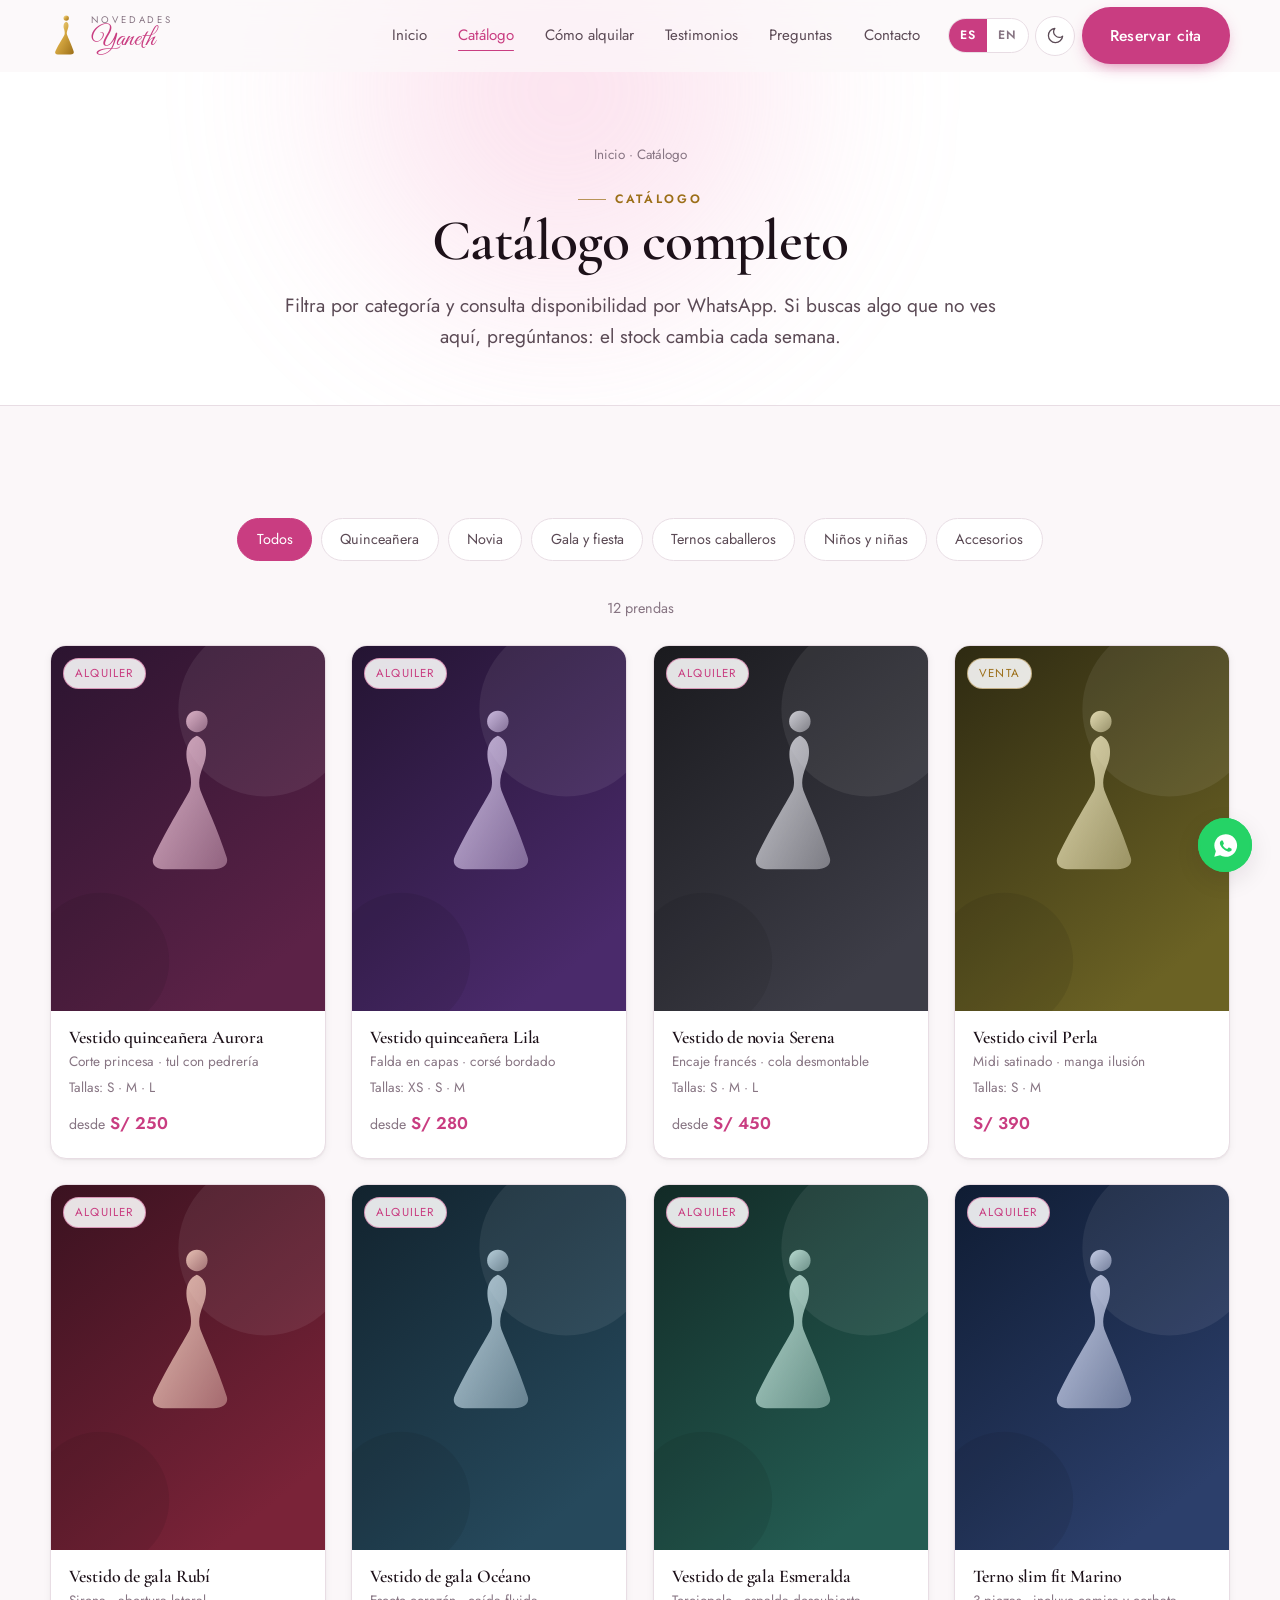
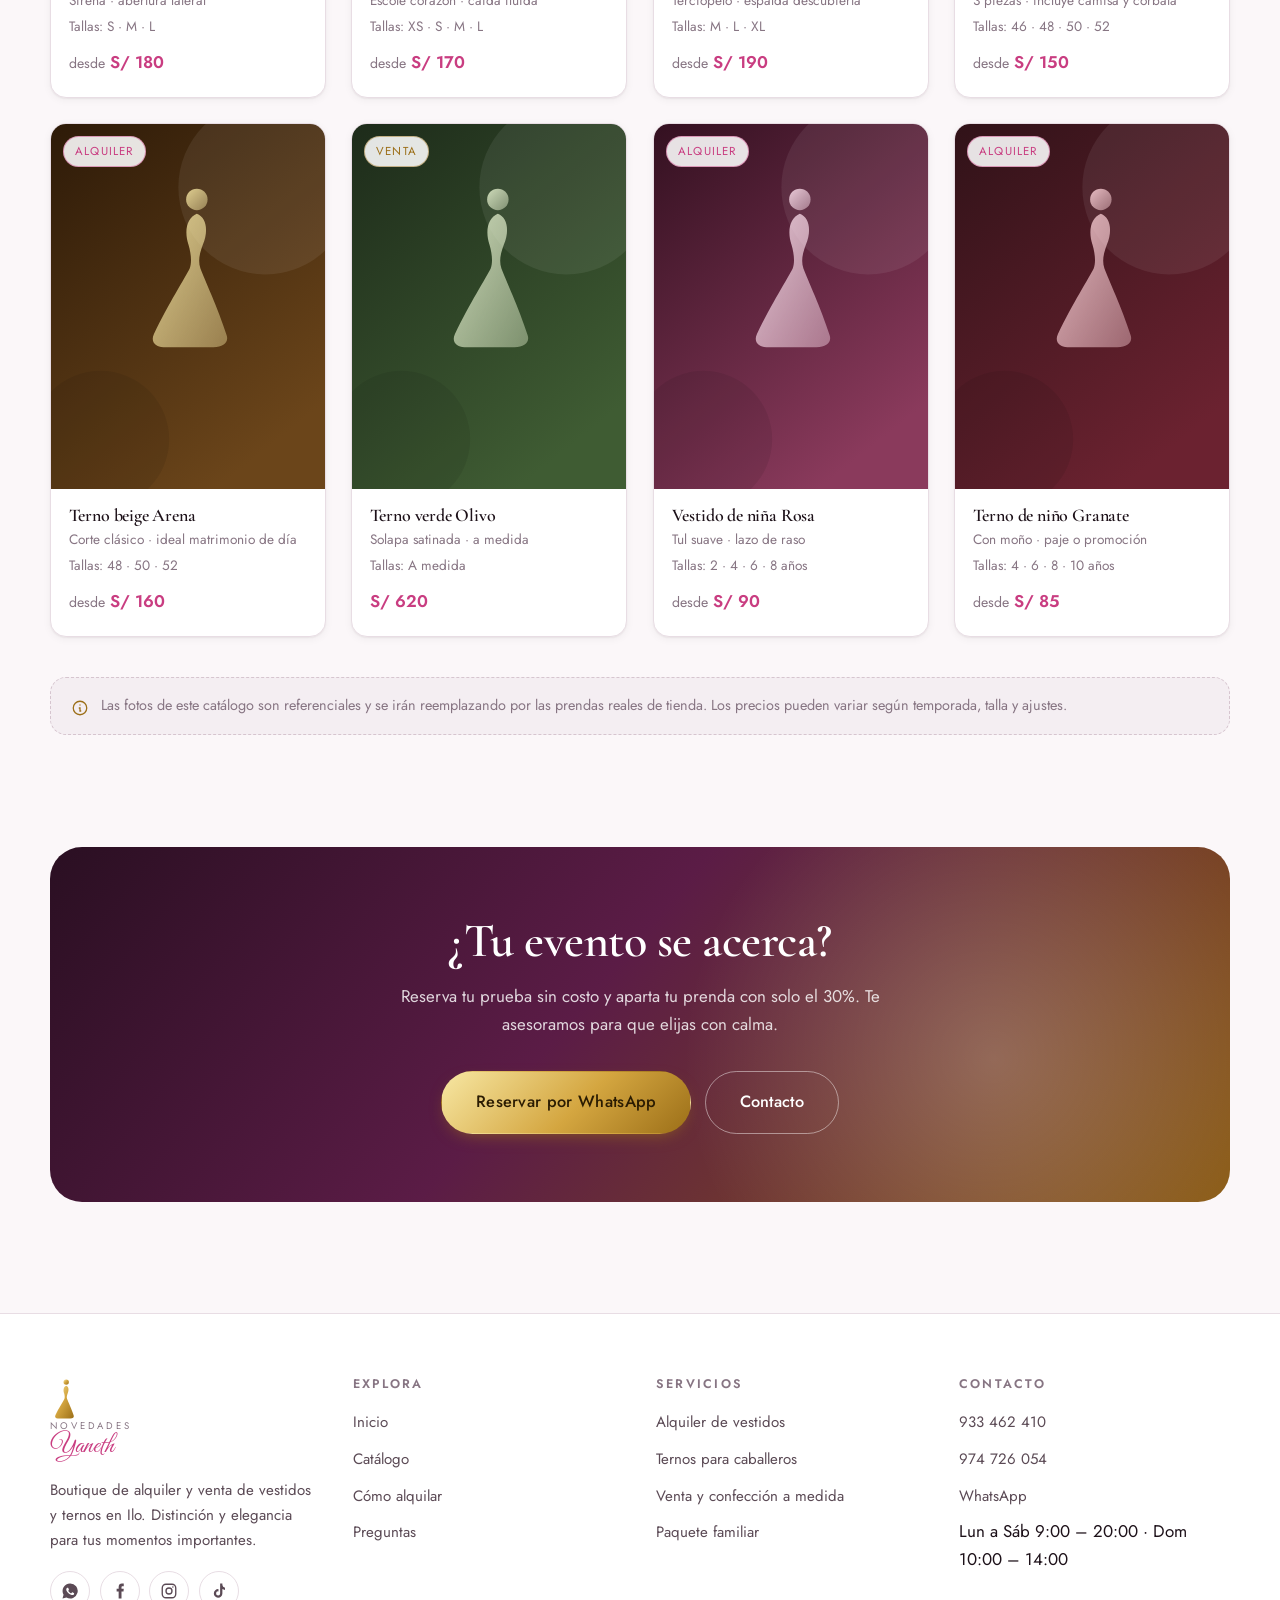
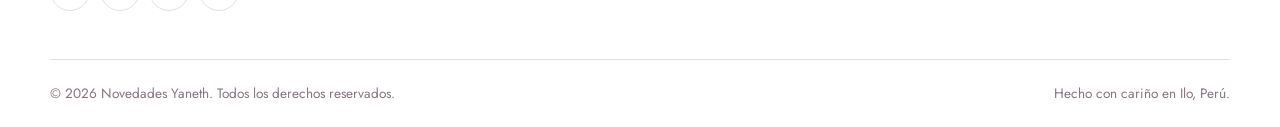
<file: catalogo.html>
<!DOCTYPE html>
<html lang="es" data-theme="light">
<head>
<meta charset="utf-8">
<meta name="viewport" content="width=device-width, initial-scale=1">
<title data-i18n-title="meta.titleCat">Catálogo · Novedades Yaneth</title>
<meta name="description" content="Boutique en Ilo: alquiler y venta de vestidos de quinceañera, novia y gala, ternos para caballeros y trajes para niños. Distinción y elegancia.">
<meta name="theme-color" content="#fbf7f9">
<meta name="author" content="Novedades Yaneth">

<meta property="og:type" content="website">
<meta property="og:title" content="Novedades Yaneth · Distinción y elegancia">
<meta property="og:description" content="Alquiler y venta de vestidos y ternos para damas, caballeros y niños en Ilo.">
<meta property="og:image" content="assets/img/logo-mark.svg">
<meta name="twitter:card" content="summary_large_image">

<link rel="icon" href="assets/img/favicon.svg" type="image/svg+xml">
<link rel="apple-touch-icon" href="assets/img/favicon.svg">
<link rel="canonical" href="./catalogo.html">

<link rel="preconnect" href="https://fonts.googleapis.com">
<link rel="preconnect" href="https://fonts.gstatic.com" crossorigin>
<link rel="preload" as="style" href="https://fonts.googleapis.com/css2?family=Cormorant+Garamond:wght@500;600;700&family=Great+Vibes&family=Jost:wght@300;400;500;600&display=swap">
<link rel="stylesheet" href="https://fonts.googleapis.com/css2?family=Cormorant+Garamond:wght@500;600;700&family=Great+Vibes&family=Jost:wght@300;400;500;600&display=swap" media="print" onload="this.media='all'">
<noscript><link rel="stylesheet" href="https://fonts.googleapis.com/css2?family=Cormorant+Garamond:wght@500;600;700&family=Great+Vibes&family=Jost:wght@300;400;500;600&display=swap"></noscript>

<link rel="stylesheet" href="assets/css/styles.css">

<script>
  /* Tema antes de pintar: evita el parpadeo al cargar */
  (function () {
    try {
      var s = localStorage.getItem("ny-theme");
      var d = s || (window.matchMedia("(prefers-color-scheme: dark)").matches ? "dark" : "light");
      document.documentElement.setAttribute("data-theme", d);
      document.querySelector('meta[name="theme-color"]').setAttribute("content", d === "dark" ? "#100a0f" : "#fbf7f9");
    } catch (e) {}
  })();
</script>

<script type="application/ld+json">
{
  "@context": "https://schema.org",
  "@type": "ClothingStore",
  "name": "Novedades Yaneth",
  "description": "Alquiler y venta de vestidos y ternos para damas, caballeros y niños.",
  "address": { "@type": "PostalAddress", "addressLocality": "Ilo", "addressRegion": "Moquegua", "addressCountry": "PE" },
  "telephone": "+51933462410",
  "openingHours": ["Mo-Sa 09:00-20:00", "Su 10:00-14:00"],
  "priceRange": "S/ 85 - S/ 620"
}
</script>
</head>

<body class="is-loading">

<!-- ============ PANTALLA DE CARGA ============ -->
<div class="loader" id="loader" role="status" aria-live="polite">
  <div class="loader__inner">
    <img src="assets/img/logo-mark.svg" alt="" width="52" height="76">
    <span class="loader__name">Novedades Yaneth</span>
    <span class="loader__bar"><i></i></span>
    <span class="sr-only">Cargando…</span>
  </div>
</div>

<div class="progress" id="progress" aria-hidden="true"></div>
<a class="skip-link" href="#main">Saltar al contenido</a>

<!-- ============ NAVEGACIÓN ============ -->
<header class="nav" id="nav">
  <div class="container nav__inner">
    <a class="brand" href="index.html" aria-label="Novedades Yaneth · Inicio">
      <img src="assets/img/logo-mark.svg" alt="" width="30" height="44">
      <span class="brand__txt">
        <span class="brand__top">Novedades</span>
        <span class="brand__name">Yaneth</span>
      </span>
    </a>

    <nav class="nav__links" aria-label="Principal">
      <a class="nav__link" href="index.html" data-i18n="nav.home">Inicio</a>
      <a class="nav__link" href="catalogo.html" aria-current="page" data-i18n="nav.catalog">Catálogo</a>
      <a class="nav__link" href="index.html#proceso" data-i18n="nav.process">Cómo alquilar</a>
      <a class="nav__link" href="index.html#testimonios" data-i18n="nav.testimonials">Testimonios</a>
      <a class="nav__link" href="index.html#preguntas" data-i18n="nav.faq">Preguntas</a>
      <a class="nav__link" href="index.html#contacto" data-i18n="nav.contact">Contacto</a>
    </nav>

    <div class="nav__tools">
      <div class="lang" role="group" aria-label="Idioma / Language">
        <button type="button" data-lang-btn="es" aria-pressed="true">ES</button>
        <button type="button" data-lang-btn="en" aria-pressed="false">EN</button>
      </div>

      <button class="icon-btn" type="button" data-theme-toggle aria-label="Cambiar tema" data-i18n-attr="aria-label:nav.theme">
        <svg class="ic-moon" viewBox="0 0 24 24" fill="none" stroke="currentColor" stroke-width="1.6" stroke-linecap="round" stroke-linejoin="round" aria-hidden="true"><path d="M21 12.8A9 9 0 1 1 11.2 3a7 7 0 0 0 9.8 9.8z"/></svg>
        <svg class="ic-sun" viewBox="0 0 24 24" fill="none" stroke="currentColor" stroke-width="1.6" stroke-linecap="round" aria-hidden="true"><circle cx="12" cy="12" r="4"/><path d="M12 2v2M12 20v2M4.9 4.9l1.4 1.4M17.7 17.7l1.4 1.4M2 12h2M20 12h2M4.9 19.1l1.4-1.4M17.7 6.3l1.4-1.4"/></svg>
      </button>

      <a class="btn nav__cta" href="index.html#contacto" data-i18n="nav.cta">Reservar cita</a>

      <button class="icon-btn nav__burger" id="burger" type="button" aria-expanded="false" aria-controls="mobileMenu" aria-label="Abrir menú" data-i18n-attr="aria-label:nav.menu">
        <span class="burger-lines"><span></span><span></span><span></span></span>
      </button>
    </div>
  </div>
</header>

<!-- ============ MENÚ MÓVIL ============ -->
<nav class="mobile-menu" id="mobileMenu" aria-label="Menú móvil">
  <a class="m-link" href="index.html" data-i18n="nav.home">Inicio</a>
  <a class="m-link" href="catalogo.html" data-i18n="nav.catalog">Catálogo</a>
  <a class="m-link" href="index.html#proceso" data-i18n="nav.process">Cómo alquilar</a>
  <a class="m-link" href="index.html#testimonios" data-i18n="nav.testimonials">Testimonios</a>
  <a class="m-link" href="index.html#preguntas" data-i18n="nav.faq">Preguntas</a>
  <a class="m-link" href="index.html#contacto" data-i18n="nav.contact">Contacto</a>
  <a class="btn btn--lg mobile-menu__cta" href="index.html#contacto" data-i18n="nav.cta">Reservar cita</a>
  <div class="lang" role="group" aria-label="Idioma / Language">
    <button type="button" data-lang-btn="es" aria-pressed="true">ES</button>
    <button type="button" data-lang-btn="en" aria-pressed="false">EN</button>
  </div>
</nav>

<main id="main">

  <!-- ============ CABECERA DE PÁGINA ============ -->
  <section class="page-head">
    <div class="container">
      <p class="crumbs"><a href="index.html" data-i18n="ftr.crumb">Inicio</a> · <span data-i18n="nav.catalog">Catálogo</span></p>
      <p class="eyebrow" style="justify-content:center" data-i18n="cat.eyebrow">Catálogo</p>
      <h1 style="font-size:clamp(2.2rem,5.5vw,3.6rem)" data-i18n="cat.pagetitle">Catálogo completo</h1>
      <p class="lead" style="max-width:60ch;margin:1rem auto 0" data-i18n="cat.pagesub">Filtra por categoría y consulta disponibilidad por WhatsApp.</p>
    </div>
  </section>

  <!-- ============ CATÁLOGO ============ -->
  <section class="section">
    <div class="container">
      <div class="filters" id="catalogFilters" role="group" aria-label="Filtrar por categoría"></div>
      <p class="center" style="color:var(--text-mute);font-size:.9rem;margin-bottom:1.5rem" id="catalogCount" aria-live="polite"></p>

      <div class="grid grid--4 js-catalog" id="catalogGrid" data-stagger="70"></div>
      <p class="catalog-empty" id="catalogEmpty" data-i18n="cat.empty">No hay prendas en esta categoría por ahora.</p>

      <div class="note" style="margin-top:2.5rem" data-reveal>
        <svg viewBox="0 0 24 24" fill="none" stroke="currentColor" stroke-width="1.7" stroke-linecap="round" aria-hidden="true"><circle cx="12" cy="12" r="9"/><path d="M12 8h.01M11 12h1v4h1"/></svg>
        <span data-i18n="cat.note">Las fotos de este catálogo son referenciales y se irán reemplazando por las prendas reales de tienda.</span>
      </div>
    </div>
  </section>

  <!-- ============ CTA ============ -->
  <section class="section" style="padding-top:0">
    <div class="container">
      <div class="cta-band" data-reveal="zoom">
        <h2 data-i18n="cta1.title">¿Tu evento se acerca?</h2>
        <p data-i18n="cta1.sub">Reserva tu prueba sin costo y aparta tu prenda con solo el 30%.</p>
        <div class="hero__actions">
          <a class="btn btn--gold btn--lg" href="https://wa.me/51933462410?text=%C2%A1Hola!%20Quiero%20reservar%20una%20prueba." target="_blank" rel="noopener" data-i18n="cta1.b1">Reservar por WhatsApp</a>
          <a class="btn btn--ghost btn--lg" href="index.html#contacto" data-i18n="nav.contact">Contacto</a>
        </div>
      </div>
    </div>
  </section>
</main>

<!-- ============ FOOTER ============ -->
<footer class="footer">
  <div class="container">
    <div class="footer__grid">
      <div>
        <a class="brand" href="index.html" aria-label="Novedades Yaneth">
          <img src="assets/img/logo-mark.svg" alt="" width="30" height="44" loading="lazy">
          <span class="brand__txt"><span class="brand__top">Novedades</span><span class="brand__name">Yaneth</span></span>
        </a>
        <p style="margin-top:1rem" data-i18n="ftr.about">Boutique de alquiler y venta de vestidos y ternos en Ilo.</p>
        <div class="socials">
          <a href="https://wa.me/51933462410" data-net="wa" target="_blank" rel="noopener" aria-label="WhatsApp"><svg viewBox="0 0 24 24" fill="currentColor" aria-hidden="true"><path d="M12 2a10 10 0 0 0-8.6 15L2 22l5.2-1.4A10 10 0 1 0 12 2zm5.6 14.1c-.2.7-1.3 1.3-1.8 1.3-.5.1-1 .1-1.7-.1-.4-.1-.9-.3-1.5-.6-2.7-1.2-4.4-3.9-4.6-4.1-.1-.2-1-1.4-1-2.6 0-1.2.6-1.8.9-2.1.2-.2.5-.3.7-.3h.5c.2 0 .4 0 .6.5l.8 1.9c.1.2.1.3 0 .5l-.3.5-.3.3c-.1.1-.3.3-.1.6.1.3.6 1.1 1.4 1.8 1 .9 1.8 1.2 2 1.3.3.1.4.1.6-.1l.8-1c.2-.2.4-.2.6-.1l1.8.9c.2.1.4.2.4.3.1.2.1.6 0 1z"/></svg></a>
          <a href="https://www.facebook.com/" data-net="fb" target="_blank" rel="noopener" aria-label="Facebook"><svg viewBox="0 0 24 24" fill="currentColor" aria-hidden="true"><path d="M14 9V7c0-1 .2-1.5 1.6-1.5H17V2.1C16.6 2 15.6 2 14.5 2 11.9 2 10.2 3.6 10.2 6.5V9H7.5v3.5h2.7V22H14v-9.5h2.7L17 9z"/></svg></a>
          <a href="https://www.instagram.com/" data-net="ig" target="_blank" rel="noopener" aria-label="Instagram"><svg viewBox="0 0 24 24" fill="none" stroke="currentColor" stroke-width="1.8" aria-hidden="true"><rect x="3" y="3" width="18" height="18" rx="5"/><circle cx="12" cy="12" r="4"/><circle cx="17.2" cy="6.8" r="1" fill="currentColor" stroke="none"/></svg></a>
          <a href="https://www.tiktok.com/" data-net="tk" target="_blank" rel="noopener" aria-label="TikTok"><svg viewBox="0 0 24 24" fill="currentColor" aria-hidden="true"><path d="M16.5 2h-3v13.2a2.7 2.7 0 1 1-2.2-2.7v-3a5.7 5.7 0 1 0 5.2 5.7V9.3c1 .7 2.2 1.1 3.5 1.2v-3a4.1 4.1 0 0 1-3.5-3.6z"/></svg></a>
        </div>
      </div>

      <div>
        <h4 data-i18n="ftr.explore">Explora</h4>
        <ul>
          <li><a href="index.html" data-i18n="nav.home">Inicio</a></li>
          <li><a href="catalogo.html" data-i18n="nav.catalog">Catálogo</a></li>
          <li><a href="index.html#proceso" data-i18n="nav.process">Cómo alquilar</a></li>
          <li><a href="index.html#preguntas" data-i18n="nav.faq">Preguntas</a></li>
        </ul>
      </div>

      <div>
        <h4 data-i18n="ftr.services">Servicios</h4>
        <ul>
          <li><a href="catalogo.html" data-i18n="svc.1t">Alquiler de vestidos</a></li>
          <li><a href="catalogo.html" data-i18n="svc.3t">Ternos para caballeros</a></li>
          <li><a href="index.html#contacto" data-i18n="svc.2t">Venta y confección a medida</a></li>
          <li><a href="index.html#contacto" data-i18n="svc.4t">Paquete familiar</a></li>
        </ul>
      </div>

      <div>
        <h4 data-i18n="ftr.contact">Contacto</h4>
        <ul>
          <li><a href="tel:+51933462410">933 462 410</a></li>
          <li><a href="tel:+51974726054">974 726 054</a></li>
          <li><a href="https://wa.me/51933462410" target="_blank" rel="noopener">WhatsApp</a></li>
          <li><span data-i18n="ctc.hoursv">Lun a Sáb 9:00 – 20:00</span></li>
        </ul>
      </div>
    </div>

    <div class="footer__bottom">
      <span>© <span id="year">2026</span> Novedades Yaneth. <span data-i18n="ftr.rights">Todos los derechos reservados.</span></span>
      <span data-i18n="ftr.made">Hecho con cariño en Ilo, Perú.</span>
    </div>
  </div>
</footer>

<!-- ============ FLOTANTES ============ -->
<a class="float-wa" href="https://wa.me/51933462410" target="_blank" rel="noopener" aria-label="WhatsApp">
  <svg viewBox="0 0 24 24" fill="currentColor" aria-hidden="true"><path d="M12 2a10 10 0 0 0-8.6 15L2 22l5.2-1.4A10 10 0 1 0 12 2zm5.6 14.1c-.2.7-1.3 1.3-1.8 1.3-.5.1-1 .1-1.7-.1-.4-.1-.9-.3-1.5-.6-2.7-1.2-4.4-3.9-4.6-4.1-.1-.2-1-1.4-1-2.6 0-1.2.6-1.8.9-2.1.2-.2.5-.3.7-.3h.5c.2 0 .4 0 .6.5l.8 1.9c.1.2.1.3 0 .5l-.3.5-.3.3c-.1.1-.3.3-.1.6.1.3.6 1.1 1.4 1.8 1 .9 1.8 1.2 2 1.3.3.1.4.1.6-.1l.8-1c.2-.2.4-.2.6-.1l1.8.9c.2.1.4.2.4.3.1.2.1.6 0 1z"/></svg>
</a>
<button class="to-top" id="toTop" type="button" aria-label="Volver arriba" data-i18n-attr="aria-label:ftr.top">
  <svg viewBox="0 0 24 24" fill="none" stroke="currentColor" stroke-width="2" stroke-linecap="round" stroke-linejoin="round" aria-hidden="true"><path d="M12 19V5M5 12l7-7 7 7"/></svg>
</button>

<script>document.getElementById("year").textContent = new Date().getFullYear();</script>
<script src="assets/js/i18n.js" defer></script>
<script src="assets/js/catalogo-data.js" defer></script>
<script src="assets/js/main.js" defer></script>
</body>
</html>
</file>
<file: assets/css/styles.css>
/* =========================================================
   Novedades Yaneth — Sistema de diseño
   Paleta: negro/ciruela + rosa marca + dorado
   ========================================================= */

/* ---------- Tokens ---------- */
:root {
  --pink-100:#fde7f1; --pink-300:#f5a8cc; --pink-500:#e2589b; --pink-600:#c93d81; --pink-700:#a32a67;
  --gold-200:#f7e7a3; --gold-400:#d4a640; --gold-600:#9c6f18;

  --bg:            #fbf7f9;
  --bg-soft:       #ffffff;
  --bg-elev:       #ffffff;
  --bg-inset:      #f4eef2;
  --text:          #1d1119;
  --text-soft:     #5b4a55;
  --text-mute:     #877583;
  --line:          #e8dde4;
  --line-strong:   #d6c5cf;
  --brand:         var(--pink-600);
  --brand-soft:    var(--pink-100);
  --gold:          var(--gold-600);
  --shadow-sm: 0 1px 2px rgba(29,17,25,.06), 0 2px 8px rgba(29,17,25,.05);
  --shadow-md: 0 8px 24px rgba(29,17,25,.10);
  --shadow-lg: 0 24px 60px rgba(29,17,25,.16);
  --ring: 0 0 0 3px rgba(226,88,155,.35);

  --radius-sm: 10px; --radius: 16px; --radius-lg: 24px; --radius-pill: 999px;
  --maxw: 1180px;
  --pad: clamp(1.15rem, 4vw, 2.5rem);
  --nav-h: 72px;

  --font-display: "Cormorant Garamond", "Times New Roman", serif;
  --font-script: "Great Vibes", "Segoe Script", cursive;
  --font-body: "Jost", "Segoe UI", system-ui, -apple-system, sans-serif;

  --ease: cubic-bezier(.22,.72,.28,1);
  color-scheme: light;
}

[data-theme="dark"] {
  --bg:            #100a0f;
  --bg-soft:       #160f16;
  --bg-elev:       #1c1420;
  --bg-inset:      #241a28;
  --text:          #f6eef4;
  --text-soft:     #cbb8c6;
  --text-mute:     #9a8794;
  --line:          #2e2333;
  --line-strong:   #443349;
  --brand:         var(--pink-500);
  --brand-soft:    #33162a;
  --gold:          var(--gold-400);
  --shadow-sm: 0 1px 2px rgba(0,0,0,.5);
  --shadow-md: 0 10px 30px rgba(0,0,0,.55);
  --shadow-lg: 0 30px 70px rgba(0,0,0,.65);
  color-scheme: dark;
}

/* ---------- Reset ---------- */
*,*::before,*::after { box-sizing: border-box; }
* { margin: 0; }
html { -webkit-text-size-adjust: 100%; scroll-behavior: smooth; }
@media (prefers-reduced-motion: reduce) { html { scroll-behavior: auto; } }
body {
  font-family: var(--font-body);
  background: var(--bg);
  color: var(--text);
  line-height: 1.65;
  font-size: clamp(1rem, .96rem + .2vw, 1.06rem);
  -webkit-font-smoothing: antialiased;
  overflow-x: hidden;
  transition: background-color .4s var(--ease), color .4s var(--ease);
}
img, svg, video { display: block; max-width: 100%; }
img { height: auto; }
a { color: inherit; text-decoration: none; }
button, input, select, textarea { font: inherit; color: inherit; }
:focus-visible { outline: none; box-shadow: var(--ring); border-radius: 6px; }
::selection { background: var(--brand); color: #fff; }

h1,h2,h3,h4 { font-family: var(--font-display); font-weight: 600; line-height: 1.12; letter-spacing: -.01em; }
h1 { font-size: clamp(2.5rem, 7vw, 4.6rem); }
h2 { font-size: clamp(1.9rem, 4.4vw, 3rem); }
h3 { font-size: clamp(1.2rem, 2.2vw, 1.5rem); }

/* ---------- Layout ---------- */
.container { width: min(100% - (var(--pad) * 2), var(--maxw)); margin-inline: auto; }
.section { padding-block: clamp(3.5rem, 9vw, 7rem); }
.section--tint { background: var(--bg-soft); border-block: 1px solid var(--line); }
.center { text-align: center; }
.sr-only {
  position:absolute; width:1px; height:1px; padding:0; margin:-1px;
  overflow:hidden; clip:rect(0 0 0 0); white-space:nowrap; border:0;
}
.skip-link {
  position: fixed; top: -100px; left: 1rem; z-index: 999;
  background: var(--brand); color:#fff; padding:.7rem 1.1rem; border-radius: 0 0 12px 12px;
  transition: top .25s var(--ease);
}
.skip-link:focus { top: 0; }

.eyebrow {
  display:inline-flex; align-items:center; gap:.6rem;
  font-size:.76rem; letter-spacing:.22em; text-transform:uppercase;
  color: var(--gold); font-weight:600;
}
.eyebrow::before { content:""; width:28px; height:1px; background: currentColor; opacity:.7; }
.section-head { max-width: 62ch; margin-inline: auto; text-align: center; margin-bottom: clamp(2rem, 5vw, 3.25rem); }
.section-head p { color: var(--text-soft); margin-top: .85rem; }
.lead { font-size: clamp(1.05rem, 1.6vw, 1.2rem); color: var(--text-soft); }

/* ---------- Botones ---------- */
.btn {
  --btn-bg: var(--brand); --btn-fg:#fff;
  position: relative; display:inline-flex; align-items:center; justify-content:center; gap:.6rem;
  padding: .92rem 1.7rem; border-radius: var(--radius-pill);
  background: var(--btn-bg); color: var(--btn-fg);
  border: 1px solid transparent; cursor: pointer;
  font-weight: 500; letter-spacing:.02em; font-size:.98rem;
  overflow: hidden; isolation: isolate;
  transition: transform .25s var(--ease), box-shadow .25s var(--ease), background-color .25s var(--ease), color .25s var(--ease), border-color .25s var(--ease);
  box-shadow: 0 6px 18px -8px rgba(201,61,129,.9);
}
.btn::after {
  content:""; position:absolute; inset:0; z-index:-1;
  background: linear-gradient(110deg, transparent 20%, rgba(255,255,255,.35) 50%, transparent 80%);
  transform: translateX(-120%); transition: transform .7s var(--ease);
}
.btn:hover { transform: translateY(-2px); box-shadow: 0 14px 30px -10px rgba(201,61,129,.95); }
.btn:hover::after { transform: translateX(120%); }
.btn:active { transform: translateY(0) scale(.98); }
.btn--ghost { --btn-bg: transparent; --btn-fg: var(--text); border-color: var(--line-strong); box-shadow:none; }
.btn--ghost:hover { border-color: var(--brand); color: var(--brand); box-shadow: 0 10px 24px -14px rgba(0,0,0,.6); }
.btn--gold { --btn-bg: linear-gradient(135deg, var(--gold-200), var(--gold-400) 55%, var(--gold-600)); --btn-fg:#2b1c02; box-shadow: 0 6px 18px -8px rgba(156,111,24,.9); }
.btn--gold:hover { box-shadow: 0 14px 30px -10px rgba(156,111,24,.95); }
.btn--lg { padding: 1.05rem 2.1rem; font-size:1.02rem; }
.btn--block { width: 100%; }
.btn[disabled] { opacity:.6; pointer-events:none; }
.btn .ic { width:1.15em; height:1.15em; flex:none; }

/* ---------- Navegación ---------- */
.nav {
  position: fixed; inset: 0 0 auto 0; z-index: 100;
  height: var(--nav-h); display:flex; align-items:center;
  background: color-mix(in srgb, var(--bg) 72%, transparent);
  backdrop-filter: blur(14px) saturate(140%);
  -webkit-backdrop-filter: blur(14px) saturate(140%);
  border-bottom: 1px solid transparent;
  transition: background-color .35s var(--ease), border-color .35s var(--ease), box-shadow .35s var(--ease);
}
.nav.is-stuck { border-bottom-color: var(--line); box-shadow: var(--shadow-sm); background: color-mix(in srgb, var(--bg) 90%, transparent); }
.nav__inner { display:flex; align-items:center; gap:1rem; }
.brand { display:flex; align-items:center; gap:.7rem; margin-right:auto; }
.brand img { width: 30px; height: 44px; object-fit: contain; }
.brand__txt { display:flex; flex-direction:column; line-height:1; }
.brand__top { font-size:.6rem; letter-spacing:.3em; text-transform:uppercase; color: var(--text-mute); }
.brand__name { font-family: var(--font-script); font-size:1.65rem; color: var(--brand); line-height:1.15; }
.brand:hover .brand__name { filter: brightness(1.12); }

.nav__links { display:flex; align-items:center; gap:.35rem; }
.nav__link {
  position:relative; padding:.5rem .8rem; border-radius: var(--radius-pill);
  font-size:.94rem; color: var(--text-soft);
  transition: color .25s var(--ease);
}
.nav__link::after {
  content:""; position:absolute; left:.8rem; right:.8rem; bottom:.28rem; height:1.5px;
  background: var(--brand); transform: scaleX(0); transform-origin: left; border-radius:2px;
  transition: transform .3s var(--ease);
}
.nav__link:hover { color: var(--text); }
.nav__link:hover::after, .nav__link[aria-current="page"]::after { transform: scaleX(1); }
.nav__link[aria-current="page"] { color: var(--brand); }

.nav__tools { display:flex; align-items:center; gap:.4rem; }
.icon-btn {
  width:40px; height:40px; display:grid; place-items:center;
  border-radius: var(--radius-pill); border:1px solid var(--line);
  background: var(--bg-elev); color: var(--text-soft); cursor:pointer;
  transition: transform .25s var(--ease), color .25s var(--ease), border-color .25s var(--ease);
}
.icon-btn:hover { color: var(--brand); border-color: var(--brand); transform: translateY(-2px) rotate(-4deg); }
.icon-btn svg { width:19px; height:19px; }
.icon-btn .ic-sun { display:none; }
[data-theme="dark"] .icon-btn .ic-sun { display:block; }
[data-theme="dark"] .icon-btn .ic-moon { display:none; }

.lang { display:flex; border:1px solid var(--line); border-radius: var(--radius-pill); overflow:hidden; background: var(--bg-elev); }
.lang button {
  padding:.42rem .68rem; font-size:.76rem; font-weight:600; letter-spacing:.08em;
  background:none; border:0; cursor:pointer; color: var(--text-mute);
  transition: background-color .25s var(--ease), color .25s var(--ease);
}
.lang button:hover { color: var(--text); }
.lang button[aria-pressed="true"] { background: var(--brand); color:#fff; }

.nav__burger { display:none; }

.mobile-menu {
  position: fixed; inset: 0; z-index: 99; background: var(--bg);
  padding: calc(var(--nav-h) + 1.5rem) var(--pad) 2rem;
  display: flex; flex-direction: column; gap: .25rem;
  transform: translateY(-100%); opacity:0; visibility:hidden;
  transition: transform .45s var(--ease), opacity .35s var(--ease), visibility .45s;
  overflow-y: auto;
}
.mobile-menu.is-open { transform: translateY(0); opacity:1; visibility:visible; }
.mobile-menu a.m-link {
  font-family: var(--font-display); font-size:1.75rem; padding:.65rem 0;
  border-bottom:1px solid var(--line);
  opacity:0; transform: translateY(14px);
  transition: color .25s var(--ease), padding-left .25s var(--ease);
}
.mobile-menu a.m-link:hover { color: var(--brand); padding-left:.6rem; }
.mobile-menu.is-open a.m-link { animation: menuIn .5s var(--ease) forwards; }
.mobile-menu.is-open a.m-link:nth-of-type(1){animation-delay:.06s}
.mobile-menu.is-open a.m-link:nth-of-type(2){animation-delay:.12s}
.mobile-menu.is-open a.m-link:nth-of-type(3){animation-delay:.18s}
.mobile-menu.is-open a.m-link:nth-of-type(4){animation-delay:.24s}
.mobile-menu.is-open a.m-link:nth-of-type(5){animation-delay:.30s}
.mobile-menu.is-open a.m-link:nth-of-type(6){animation-delay:.36s}
@keyframes menuIn { to { opacity:1; transform:none; } }
.mobile-menu__cta { margin-top: 1.75rem; }
.mobile-menu .lang { align-self:flex-start; margin-top:1.25rem; }

@media (max-width: 980px) {
  .nav__links { display:none; }
  .nav__burger { display:grid; }
  .nav__tools .lang { display:none; }
  .nav__cta { display:none; }
}

.burger-lines { width:20px; height:14px; position:relative; }
.burger-lines span {
  position:absolute; left:0; height:1.8px; width:100%; background: currentColor; border-radius:2px;
  transition: transform .35s var(--ease), opacity .2s var(--ease), width .35s var(--ease);
}
.burger-lines span:nth-child(1){ top:0 }
.burger-lines span:nth-child(2){ top:6.1px; width:70% }
.burger-lines span:nth-child(3){ bottom:0 }
[aria-expanded="true"] .burger-lines span:nth-child(1){ transform: translateY(6.1px) rotate(45deg) }
[aria-expanded="true"] .burger-lines span:nth-child(2){ opacity:0 }
[aria-expanded="true"] .burger-lines span:nth-child(3){ transform: translateY(-6.1px) rotate(-45deg) }

/* ---------- Hero ---------- */
.hero {
  position: relative; min-height: min(100svh, 900px);
  display:grid; align-items:center;
  padding-top: calc(var(--nav-h) + clamp(2rem, 6vw, 4rem));
  padding-bottom: clamp(3rem, 8vw, 5rem);
  overflow: hidden;
}
.hero__bg { position:absolute; inset:0; z-index:-2; background: var(--bg); }
.hero__bg::before, .hero__bg::after {
  content:""; position:absolute; border-radius:50%; filter: blur(70px); opacity:.55;
  animation: float 16s ease-in-out infinite;
}
.hero__bg::before { width:52vw; height:52vw; top:-14vw; right:-10vw; background: radial-gradient(circle, var(--pink-300), transparent 68%); }
.hero__bg::after { width:44vw; height:44vw; bottom:-16vw; left:-12vw; background: radial-gradient(circle, var(--gold-200), transparent 68%); animation-delay:-7s; }
[data-theme="dark"] .hero__bg::before { opacity:.32; }
[data-theme="dark"] .hero__bg::after { opacity:.22; }
@keyframes float { 0%,100% { transform: translate3d(0,0,0) scale(1) } 50% { transform: translate3d(0,-28px,0) scale(1.06) } }

.hero__grid { display:grid; gap: clamp(2rem, 5vw, 4rem); grid-template-columns: 1fr; align-items:center; }
@media (min-width: 900px) { .hero__grid { grid-template-columns: 1.05fr .95fr; } }

.hero h1 .script { font-family: var(--font-script); color: var(--brand); font-weight:400; display:block; font-size:1.08em; line-height:1.1; padding-bottom:.08em; }
.hero p.lead { max-width: 52ch; }
.hero__actions { display:flex; flex-wrap:wrap; gap:.85rem; margin-top: 2rem; }
.hero__stats { display:flex; flex-wrap:wrap; gap: clamp(1.25rem, 4vw, 2.75rem); margin-top: 2.75rem; padding-top:1.75rem; border-top:1px solid var(--line); }
.hero__stats b { display:block; font-family: var(--font-display); font-size: clamp(1.6rem, 3.4vw, 2.2rem); color: var(--text); line-height:1; }
.hero__stats span { font-size:.82rem; color: var(--text-mute); letter-spacing:.06em; text-transform:uppercase; }

.hero__art { position: relative; display:grid; grid-template-columns: 1fr 1fr; gap: .9rem; }
.hero__art figure {
  position:relative; border-radius: var(--radius-lg); overflow:hidden;
  box-shadow: var(--shadow-lg); background: var(--bg-inset); aspect-ratio: 3/4;
}
.hero__art { align-items: stretch; }
.hero__art figure:first-child { grid-row: span 2; aspect-ratio: auto; height: 100%; }
.hero__art img { width:100%; height:100%; object-fit: cover; transition: transform .8s var(--ease); }
.hero__art figure:hover img { transform: scale(1.06); }
.hero__badge {
  position:absolute; left:50%; bottom:-1.1rem; transform: translateX(-50%);
  background: var(--bg-elev); border:1px solid var(--line); box-shadow: var(--shadow-md);
  border-radius: var(--radius-pill); padding:.6rem 1.15rem; font-size:.84rem; white-space:nowrap;
  display:flex; align-items:center; gap:.5rem;
}
.hero__badge .dot { width:8px; height:8px; border-radius:50%; background:#31c07a; box-shadow:0 0 0 0 rgba(49,192,122,.6); animation: pulse 2.2s infinite; }
@keyframes pulse { 70% { box-shadow:0 0 0 10px rgba(49,192,122,0) } 100% { box-shadow:0 0 0 0 rgba(49,192,122,0) } }

.scroll-hint {
  display:flex; align-items:center; gap:.55rem; margin-top:2.5rem;
  font-size:.78rem; letter-spacing:.18em; text-transform:uppercase; color: var(--text-mute);
}
.scroll-hint i { width:1px; height:34px; background: linear-gradient(var(--brand), transparent); display:block; animation: dropLine 1.9s var(--ease) infinite; }
@keyframes dropLine { 0%{ transform: scaleY(.2); transform-origin: top } 50%{ transform: scaleY(1); transform-origin: top } 51%{ transform-origin: bottom } 100%{ transform: scaleY(0); transform-origin: bottom } }

/* ---------- Cinta ---------- */
.ribbon { background: linear-gradient(90deg, var(--pink-700), var(--pink-600) 40%, var(--gold-400)); color:#fff; overflow:hidden; padding:.8rem 0; }
.ribbon__track { display:flex; width:max-content; animation: slide 34s linear infinite; }
.ribbon:hover .ribbon__track { animation-play-state: paused; }
.ribbon span { font-size:.85rem; letter-spacing:.2em; text-transform:uppercase; display:flex; align-items:center; gap:3rem; white-space:nowrap; padding-right:3rem; }
@keyframes slide { to { transform: translateX(-50%) } }

/* ---------- Grids / cards ---------- */
.grid { display:grid; gap: clamp(1rem, 2.5vw, 1.6rem); }
.grid--3 { grid-template-columns: repeat(auto-fit, minmax(min(100%, 270px), 1fr)); }
.grid--4 { grid-template-columns: repeat(auto-fill, minmax(min(100%, 240px), 1fr)); }

.card {
  position:relative; background: var(--bg-elev); border:1px solid var(--line);
  border-radius: var(--radius-lg); padding: clamp(1.5rem, 3vw, 2rem);
  box-shadow: var(--shadow-sm); overflow:hidden;
  transition: transform .4s var(--ease), box-shadow .4s var(--ease), border-color .4s var(--ease);
}
.card::before {
  content:""; position:absolute; inset:0 auto auto 0; height:3px; width:100%;
  background: linear-gradient(90deg, var(--brand), var(--gold-400));
  transform: scaleX(0); transform-origin:left; transition: transform .5s var(--ease);
}
.card:hover { transform: translateY(-6px); box-shadow: var(--shadow-md); border-color: var(--line-strong); }
.card:hover::before { transform: scaleX(1); }
.card__ic {
  width:52px; height:52px; border-radius: 16px; display:grid; place-items:center;
  background: var(--brand-soft); color: var(--brand); margin-bottom:1.1rem;
  transition: transform .45s var(--ease);
}
.card:hover .card__ic { transform: scale(1.08) rotate(-6deg); }
.card__ic svg { width:24px; height:24px; }
.card p { color: var(--text-soft); margin-top:.55rem; font-size:.97rem; }
.card ul { margin:.9rem 0 0; padding-left:1.1rem; color: var(--text-soft); font-size:.93rem; display:grid; gap:.35rem; }
.card ul li::marker { color: var(--brand); }

/* ---------- Catálogo ---------- */
.filters { display:flex; flex-wrap:wrap; gap:.55rem; justify-content:center; margin-bottom: 2.25rem; }
.chip {
  padding:.55rem 1.15rem; border-radius: var(--radius-pill);
  border:1px solid var(--line); background: var(--bg-elev); color: var(--text-soft);
  cursor:pointer; font-size:.9rem;
  transition: transform .22s var(--ease), background-color .28s var(--ease), color .28s var(--ease), border-color .28s var(--ease);
}
.chip:hover { transform: translateY(-2px); color: var(--text); border-color: var(--line-strong); }
.chip[aria-pressed="true"] { background: var(--brand); border-color: var(--brand); color:#fff; }

.piece {
  position:relative; border-radius: var(--radius); overflow:hidden;
  background: var(--bg-elev); border:1px solid var(--line);
  box-shadow: var(--shadow-sm); display:flex; flex-direction:column;
  transition: transform .4s var(--ease), box-shadow .4s var(--ease);
}
.piece.is-hidden { display:none; }
.piece:hover { transform: translateY(-6px); box-shadow: var(--shadow-lg); }
.piece__media { position:relative; aspect-ratio: 3/4; overflow:hidden; background: var(--bg-inset); }
.piece__media img { width:100%; height:100%; object-fit:cover; transition: transform .7s var(--ease); }
.piece:hover .piece__media img { transform: scale(1.07); }
.piece__media::after {
  content:""; position:absolute; inset:0; opacity:0; pointer-events:none;
  background: linear-gradient(to top, rgba(16,10,15,.78), transparent 55%);
  transition: opacity .4s var(--ease);
}
.piece:hover .piece__media::after { opacity:1; }
.piece__tag {
  position:absolute; top:.75rem; left:.75rem; z-index:2;
  background: color-mix(in srgb, var(--bg-elev) 88%, transparent); backdrop-filter: blur(6px);
  border:1px solid var(--line); color: var(--text);
  border-radius: var(--radius-pill); padding:.3rem .7rem; font-size:.72rem;
  letter-spacing:.1em; text-transform:uppercase;
}
.piece__tag--rent { color: var(--brand); border-color: color-mix(in srgb, var(--brand) 45%, transparent); }
.piece__tag--sale { color: var(--gold); border-color: color-mix(in srgb, var(--gold) 45%, transparent); }
.piece__cta {
  position:absolute; z-index:2; left:.75rem; right:.75rem; bottom:.75rem;
  transform: translateY(140%); opacity:0;
  transition: transform .42s var(--ease), opacity .3s var(--ease);
}
.piece:hover .piece__cta, .piece:focus-within .piece__cta { transform:none; opacity:1; }
.piece__body { padding: 1rem 1.1rem 1.25rem; display:flex; flex-direction:column; gap:.2rem; }
.piece__body h3 { font-size:1.12rem; }
.piece__meta { font-size:.85rem; color: var(--text-mute); }
.piece__price { margin-top:.5rem; font-weight:600; color: var(--brand); }
.piece__price small { color: var(--text-mute); font-weight:400; }

.catalog-empty { text-align:center; color: var(--text-mute); padding: 3rem 0; display:none; }
.catalog-empty.is-visible { display:block; }

.note {
  border:1px dashed var(--line-strong); border-radius: var(--radius);
  padding: 1rem 1.25rem; color: var(--text-mute); font-size:.9rem;
  background: var(--bg-inset); display:flex; gap:.75rem; align-items:flex-start;
}
.note svg { width:18px; height:18px; flex:none; margin-top:.3rem; color: var(--gold); }

/* ---------- Proceso ---------- */
.steps { counter-reset: step; display:grid; gap: 1.25rem; grid-template-columns: repeat(auto-fit, minmax(min(100%, 230px), 1fr)); }
.step { position:relative; padding-top:2.6rem; }
.step::before {
  counter-increment: step; content: "0" counter(step);
  position:absolute; top:0; left:0;
  font-family: var(--font-display); font-size:2.2rem; color: var(--brand); opacity:.35;
}
.step h3 { font-size:1.15rem; }
.step p { color: var(--text-soft); font-size:.95rem; margin-top:.35rem; }
.step::after {
  content:""; position:absolute; top:1.5rem; left:3.2rem; right:0; height:1px;
  background: linear-gradient(90deg, var(--line-strong), transparent);
}
.step:last-child::after { display:none; }

/* ---------- Testimonios ---------- */
.quotes { display:grid; gap:1.25rem; grid-template-columns: repeat(auto-fit, minmax(min(100%, 290px), 1fr)); }
.quote {
  background: var(--bg-elev); border:1px solid var(--line); border-radius: var(--radius-lg);
  padding: clamp(1.5rem, 3vw, 2rem); box-shadow: var(--shadow-sm); position:relative;
  transition: transform .4s var(--ease), box-shadow .4s var(--ease);
}
.quote:hover { transform: translateY(-5px); box-shadow: var(--shadow-md); }
.quote::before {
  content:"\201D"; position:absolute; top:.1rem; right:1.2rem;
  font-family: var(--font-display); font-size:5rem; color: var(--brand); opacity:.16; line-height:1;
}
.stars { display:flex; gap:.15rem; color: var(--gold-400); margin-bottom:.9rem; }
.stars svg { width:16px; height:16px; }
.quote p { color: var(--text-soft); font-size:.98rem; }
.quote__who { display:flex; align-items:center; gap:.75rem; margin-top:1.25rem; }
.avatar {
  width:42px; height:42px; border-radius:50%; display:grid; place-items:center; flex:none;
  background: linear-gradient(135deg, var(--pink-500), var(--gold-400)); color:#fff;
  font-weight:600; font-size:.95rem;
}
.quote__who b { display:block; font-weight:600; font-size:.95rem; }
.quote__who span { font-size:.82rem; color: var(--text-mute); }

/* ---------- CTA banda ---------- */
.cta-band {
  position:relative; overflow:hidden; border-radius: clamp(20px, 4vw, 32px);
  background: linear-gradient(130deg, #2a0f22, #5b1c46 45%, #8a5a12);
  color:#fff; padding: clamp(2.25rem, 6vw, 4.25rem); text-align:center;
}
.cta-band::before {
  content:""; position:absolute; inset:-40% -10% auto auto; width:60%; aspect-ratio:1;
  background: radial-gradient(circle, rgba(255,255,255,.22), transparent 62%);
  animation: float 14s ease-in-out infinite;
}
.cta-band h2 { color:#fff; position:relative; }
.cta-band p { color: rgba(255,255,255,.82); max-width:56ch; margin:.9rem auto 0; position:relative; }
.cta-band .hero__actions { justify-content:center; position:relative; }
.cta-band .btn--ghost { --btn-fg:#fff; border-color: rgba(255,255,255,.45); }
.cta-band .btn--ghost:hover { background: rgba(255,255,255,.12); color:#fff; border-color:#fff; }

/* ---------- Contacto ---------- */
.contact { display:grid; gap: clamp(1.5rem, 4vw, 3rem); grid-template-columns: 1fr; align-items:start; }
@media (min-width: 920px) { .contact { grid-template-columns: .85fr 1.15fr; } }

.info-list { display:grid; gap:1.1rem; margin-top:1.75rem; }
.info-item { display:flex; gap:.9rem; align-items:flex-start; }
.info-item .card__ic { width:44px; height:44px; margin:0; border-radius:14px; flex:none; }
.info-item .card__ic svg { width:20px; height:20px; }
.info-item b { display:block; font-size:.98rem; }
.info-item a, .info-item span { color: var(--text-soft); font-size:.94rem; }
.info-item a { transition: color .25s var(--ease); }
.info-item a:hover { color: var(--brand); }

.form { background: var(--bg-elev); border:1px solid var(--line); border-radius: var(--radius-lg); padding: clamp(1.4rem, 3.5vw, 2.25rem); box-shadow: var(--shadow-sm); }
.field { margin-bottom: 1.05rem; }
.field label { display:block; font-size:.86rem; font-weight:500; margin-bottom:.4rem; color: var(--text-soft); }
.field label .req { color: var(--brand); }
.control {
  width:100%; padding:.8rem 1rem; border-radius: var(--radius-sm);
  border:1px solid var(--line-strong); background: var(--bg);
  transition: border-color .25s var(--ease), box-shadow .25s var(--ease);
}
.control:hover { border-color: var(--text-mute); }
.control:focus { outline:none; border-color: var(--brand); box-shadow: var(--ring); }
textarea.control { min-height: 128px; resize: vertical; }
select.control { appearance:none; background-image: linear-gradient(45deg, transparent 50%, currentColor 50%), linear-gradient(135deg, currentColor 50%, transparent 50%); background-position: right 1.1rem center, right .85rem center; background-size: 6px 6px, 6px 6px; background-repeat:no-repeat; padding-right:2.4rem; }
.field-row { display:grid; gap:1.05rem; grid-template-columns: 1fr; }
@media (min-width: 560px) { .field-row { grid-template-columns: 1fr 1fr; } }

.error-msg {
  display:block; font-size:.82rem; color:#e0455f; margin-top:.35rem;
  max-height:0; opacity:0; overflow:hidden; transition: max-height .3s var(--ease), opacity .25s var(--ease);
}
.field.has-error .control { border-color:#e0455f; box-shadow: 0 0 0 3px rgba(224,69,95,.18); }
.field.has-error .error-msg { max-height:4rem; opacity:1; }
.field.is-valid .control { border-color:#31c07a; }
@keyframes shake { 10%,90%{transform:translateX(-2px)} 30%,70%{transform:translateX(4px)} 50%{transform:translateX(-4px)} }
.field.shake .control { animation: shake .45s var(--ease); }

.form-alert {
  border-radius: var(--radius-sm); padding:.9rem 1.1rem; margin-bottom:1.1rem;
  font-size:.92rem; display:none; align-items:flex-start; gap:.6rem;
}
.form-alert.is-visible { display:flex; animation: popIn .4s var(--ease); }
.form-alert--ok { background: rgba(49,192,122,.12); border:1px solid rgba(49,192,122,.4); color:#1f8f57; }
[data-theme="dark"] .form-alert--ok { color:#6ee0a6; }
.form-alert--err { background: rgba(224,69,95,.1); border:1px solid rgba(224,69,95,.4); color:#c22a44; }
[data-theme="dark"] .form-alert--err { color:#ff8fa1; }
@keyframes popIn { from { opacity:0; transform: translateY(-8px) } }

.form-note { font-size:.82rem; color: var(--text-mute); margin-top:.9rem; text-align:center; }
.spinner { width:16px; height:16px; border:2px solid rgba(255,255,255,.35); border-top-color:#fff; border-radius:50%; animation: spin .7s linear infinite; }
@keyframes spin { to { transform: rotate(360deg) } }

/* ---------- Mapa ---------- */
.map-frame { border-radius: var(--radius-lg); overflow:hidden; border:1px solid var(--line); box-shadow: var(--shadow-sm); margin-top:1.75rem; }
.map-frame iframe { width:100%; height:280px; border:0; display:block; }
[data-theme="dark"] .map-frame iframe { filter: invert(.92) hue-rotate(180deg) saturate(.75); }

/* ---------- FAQ ---------- */
.faq { max-width: 780px; margin-inline:auto; display:grid; gap:.75rem; }
details.acc {
  border:1px solid var(--line); border-radius: var(--radius); background: var(--bg-elev);
  padding: 1rem 1.25rem; transition: border-color .3s var(--ease), box-shadow .3s var(--ease);
}
details.acc[open] { border-color: color-mix(in srgb, var(--brand) 40%, var(--line)); box-shadow: var(--shadow-sm); }
details.acc summary {
  cursor:pointer; list-style:none; font-weight:500; display:flex; justify-content:space-between; gap:1rem; align-items:center;
}
details.acc summary::-webkit-details-marker { display:none; }
details.acc summary::after {
  content:"+"; font-family: var(--font-display); font-size:1.5rem; color: var(--brand);
  transition: transform .3s var(--ease); line-height:1;
}
details.acc[open] summary::after { transform: rotate(45deg); }
details.acc p { color: var(--text-soft); font-size:.95rem; margin-top:.75rem; animation: popIn .35s var(--ease); }

/* ---------- Footer ---------- */
.footer { background: var(--bg-soft); border-top:1px solid var(--line); padding-top: clamp(2.5rem, 6vw, 4rem); }
.footer__grid { display:grid; gap:2rem; grid-template-columns: repeat(auto-fit, minmax(min(100%, 210px), 1fr)); }
.footer h4 { font-family: var(--font-body); font-size:.78rem; letter-spacing:.18em; text-transform:uppercase; color: var(--text-mute); margin-bottom:1rem; }
.footer ul { list-style:none; padding:0; display:grid; gap:.55rem; }
.footer p { color: var(--text-soft); font-size:.94rem; }
.footer a { color: var(--text-soft); font-size:.94rem; transition: color .25s var(--ease), transform .25s var(--ease); display:inline-block; }
.footer a:hover { color: var(--brand); transform: translateX(3px); }
.socials { display:flex; gap:.6rem; margin-top:1.15rem; }
.socials a {
  width:40px; height:40px; border-radius: var(--radius-pill); display:grid; place-items:center;
  border:1px solid var(--line); background: var(--bg-elev); color: var(--text-soft);
  transition: transform .3s var(--ease), background-color .3s var(--ease), color .3s var(--ease), border-color .3s var(--ease);
}
.socials a:hover { transform: translateY(-3px) scale(1.06); color:#fff; }
.socials a[data-net="wa"]:hover { background:#25d366; border-color:#25d366; }
.socials a[data-net="fb"]:hover { background:#1877f2; border-color:#1877f2; }
.socials a[data-net="ig"]:hover { background: linear-gradient(45deg,#f09433,#dc2743,#bc1888); border-color:#dc2743; }
.socials a[data-net="tk"]:hover { background:#000; border-color:#000; }
.socials svg { width:18px; height:18px; }
.footer__bottom {
  margin-top: clamp(2rem, 5vw, 3rem); padding-block: 1.4rem; border-top:1px solid var(--line);
  display:flex; flex-wrap:wrap; gap:.6rem; justify-content:space-between;
  font-size:.85rem; color: var(--text-mute);
}

/* ---------- Flotantes ---------- */
.float-wa, .to-top {
  position: fixed; right: clamp(1rem, 3vw, 1.75rem); z-index: 90;
  border-radius: var(--radius-pill); display:grid; place-items:center;
  box-shadow: var(--shadow-md); cursor:pointer;
  transition: transform .3s var(--ease), opacity .3s var(--ease), visibility .3s, color .3s var(--ease), border-color .3s var(--ease);
}
.float-wa { bottom: clamp(1rem, 3vw, 1.75rem); width:54px; height:54px; background:#25d366; color:#fff; border:0; }
.float-wa::after {
  content:""; position:absolute; inset:0; border-radius:inherit; border:2px solid #25d366;
  animation: ring 2.4s var(--ease) infinite;
}
@keyframes ring { 0%{ transform:scale(1); opacity:.7 } 100%{ transform:scale(1.5); opacity:0 } }
.float-wa:hover { transform: scale(1.08); }
.float-wa svg { width:27px; height:27px; }
.to-top {
  bottom: calc(clamp(1rem, 3vw, 1.75rem) + 66px); width:44px; height:44px;
  background: var(--bg-elev); color: var(--text); border:1px solid var(--line);
  opacity:0; visibility:hidden; transform: translateY(12px);
}
.to-top.is-visible { opacity:1; visibility:visible; transform:none; }
.to-top:hover { color: var(--brand); border-color: var(--brand); transform: translateY(-3px); }
.to-top svg { width:18px; height:18px; }

.progress {
  position: fixed; top:0; left:0; height:2.5px; width:100%; transform-origin:left; transform: scaleX(0);
  background: linear-gradient(90deg, var(--brand), var(--gold-400)); z-index:101;
}

/* ---------- Loading screen ---------- */
.loader {
  position: fixed; inset:0; z-index:1000; background: var(--bg);
  display:grid; place-items:center;
  transition: opacity .6s var(--ease), visibility .6s;
}
.loader.is-done { opacity:0; visibility:hidden; }
.loader__inner { display:grid; justify-items:center; gap:1.1rem; }
.loader img { width:52px; height:76px; animation: breathe 2s var(--ease) infinite; }
@keyframes breathe { 0%,100%{ transform: translateY(0) scale(1); opacity:.85 } 50%{ transform: translateY(-8px) scale(1.05); opacity:1 } }
.loader__name { font-family: var(--font-script); font-size:2.2rem; color: var(--brand); line-height:1; }
.loader__bar { width:180px; height:2px; background: var(--line); border-radius:2px; overflow:hidden; }
.loader__bar i { display:block; height:100%; width:40%; background: linear-gradient(90deg, var(--brand), var(--gold-400)); animation: loadbar 1.1s var(--ease) infinite; }
@keyframes loadbar { 0%{ transform: translateX(-100%) } 100%{ transform: translateX(350%) } }

/* ---------- Transición entre páginas ---------- */
main { animation: pageIn .55s var(--ease) both; }
@keyframes pageIn { from { opacity:0; transform: translateY(10px) } }
body.is-leaving { opacity:0; transform: translateY(-8px); transition: opacity .32s var(--ease), transform .32s var(--ease); }

/* ---------- Reveal en scroll ---------- */
[data-reveal] {
  opacity:0; transform: translateY(26px);
  transition: opacity .75s var(--ease), transform .75s var(--ease);
  transition-delay: var(--d, 0ms);
  will-change: opacity, transform;
}
[data-reveal="left"]  { transform: translateX(-30px); }
[data-reveal="right"] { transform: translateX(30px); }
[data-reveal="zoom"]  { transform: scale(.94); }
[data-reveal].is-in { opacity:1; transform:none; }

@media (prefers-reduced-motion: reduce) {
  *, *::before, *::after {
    animation-duration:.01ms !important; animation-iteration-count:1 !important;
    transition-duration:.01ms !important;
  }
  [data-reveal] { opacity:1 !important; transform:none !important; }
}

/* ---------- Cabecera de página interna ---------- */
.page-head {
  padding-top: calc(var(--nav-h) + clamp(2.5rem, 7vw, 4.5rem));
  padding-bottom: clamp(2rem, 5vw, 3.25rem);
  position: relative; overflow: hidden; text-align:center;
  background: var(--bg-soft); border-bottom:1px solid var(--line);
}
.page-head::before {
  content:""; position:absolute; inset:-60% 30% auto auto; width:52%; aspect-ratio:1; border-radius:50%;
  background: radial-gradient(circle, var(--pink-300), transparent 68%); filter: blur(70px); opacity:.4;
}
[data-theme="dark"] .page-head::before { opacity:.25; }
.page-head > .container { position: relative; }
.crumbs { font-size:.84rem; color: var(--text-mute); margin-bottom:.9rem; }
.crumbs a:hover { color: var(--brand); }

body.is-loading { overflow: hidden; }
</file>
